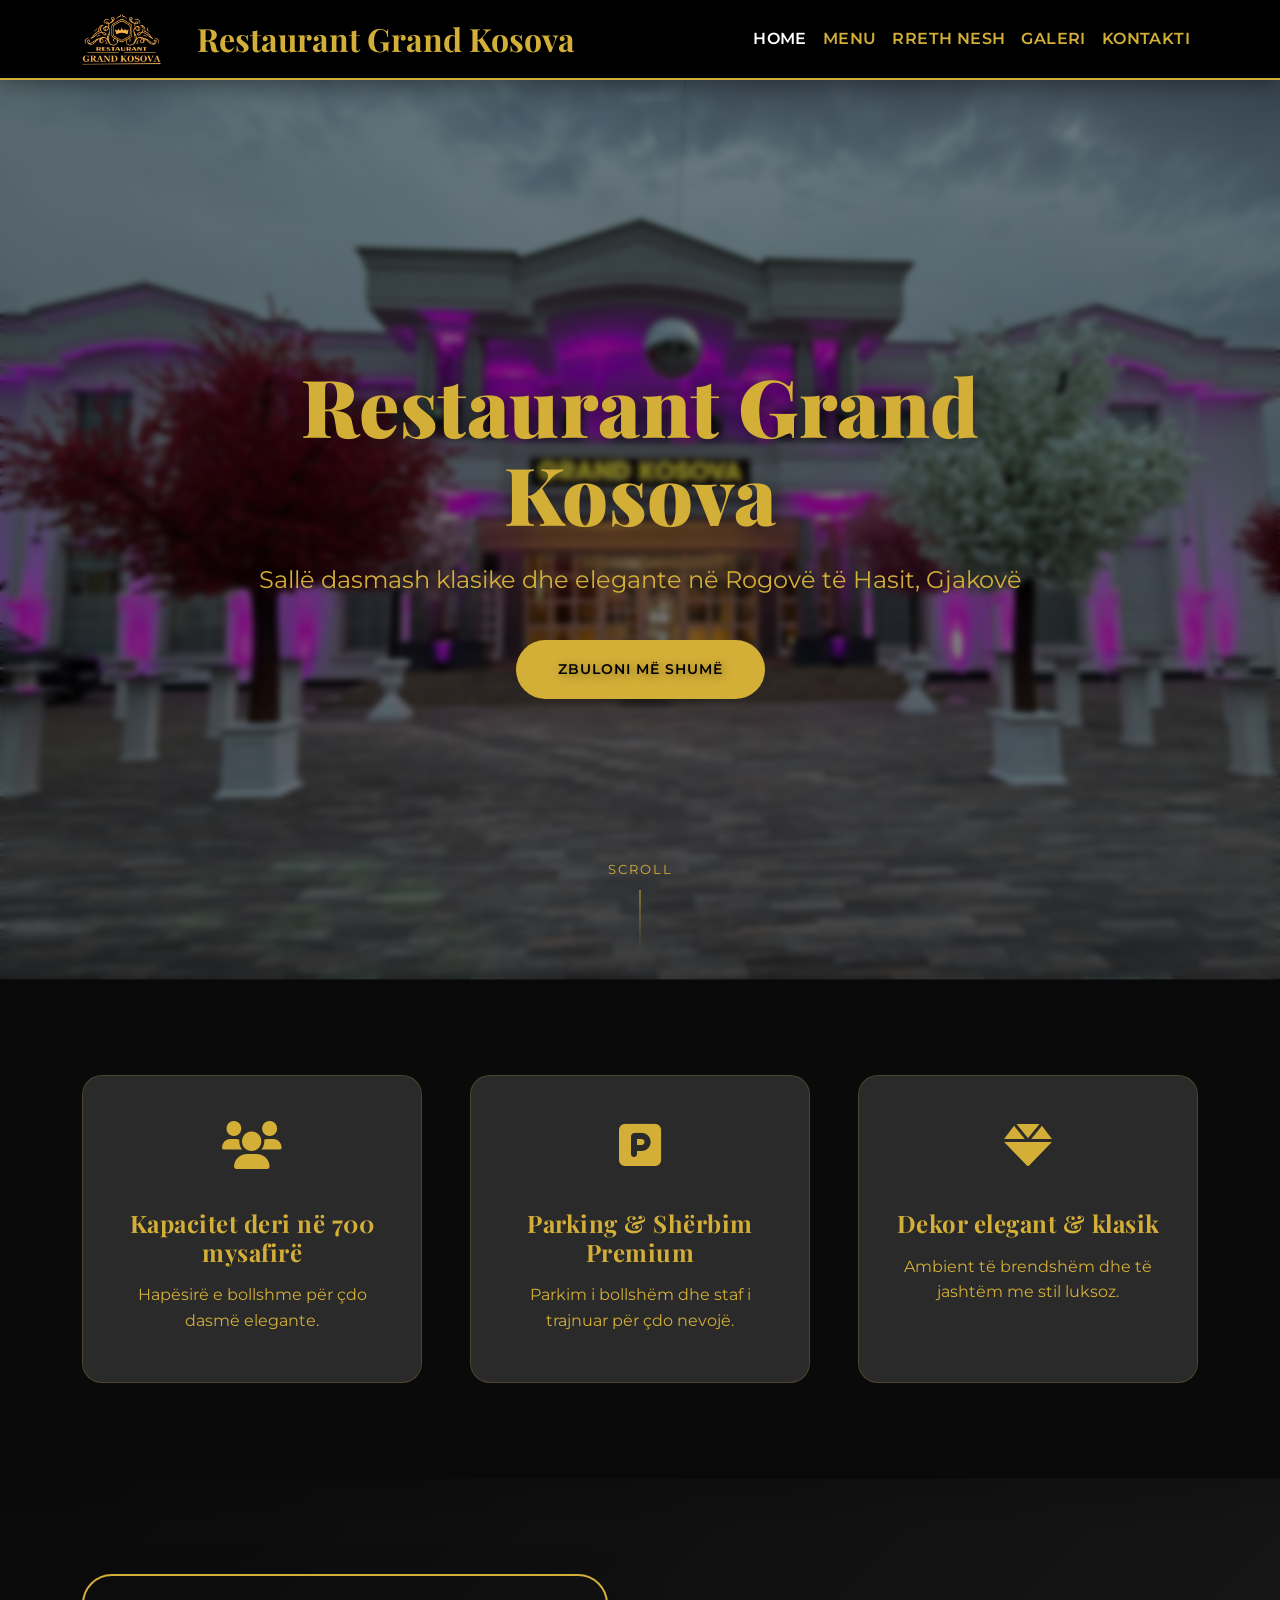
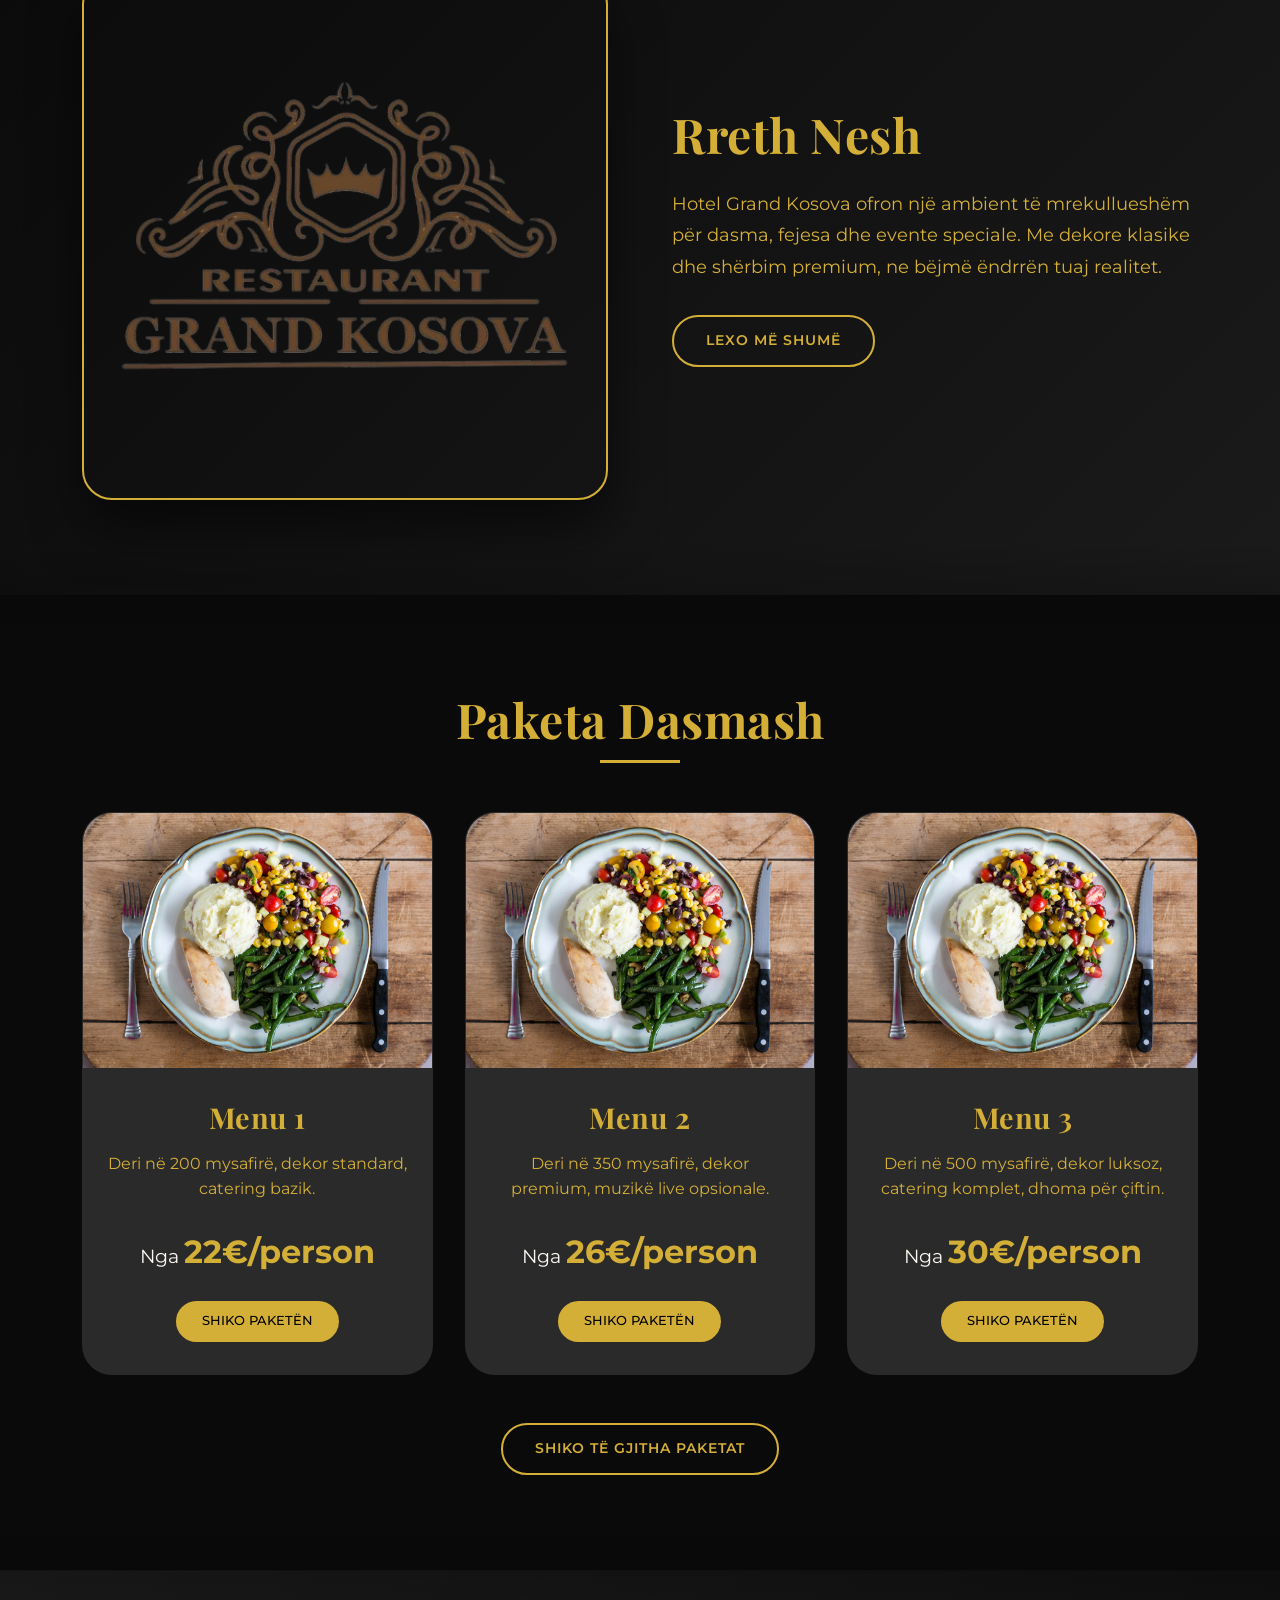
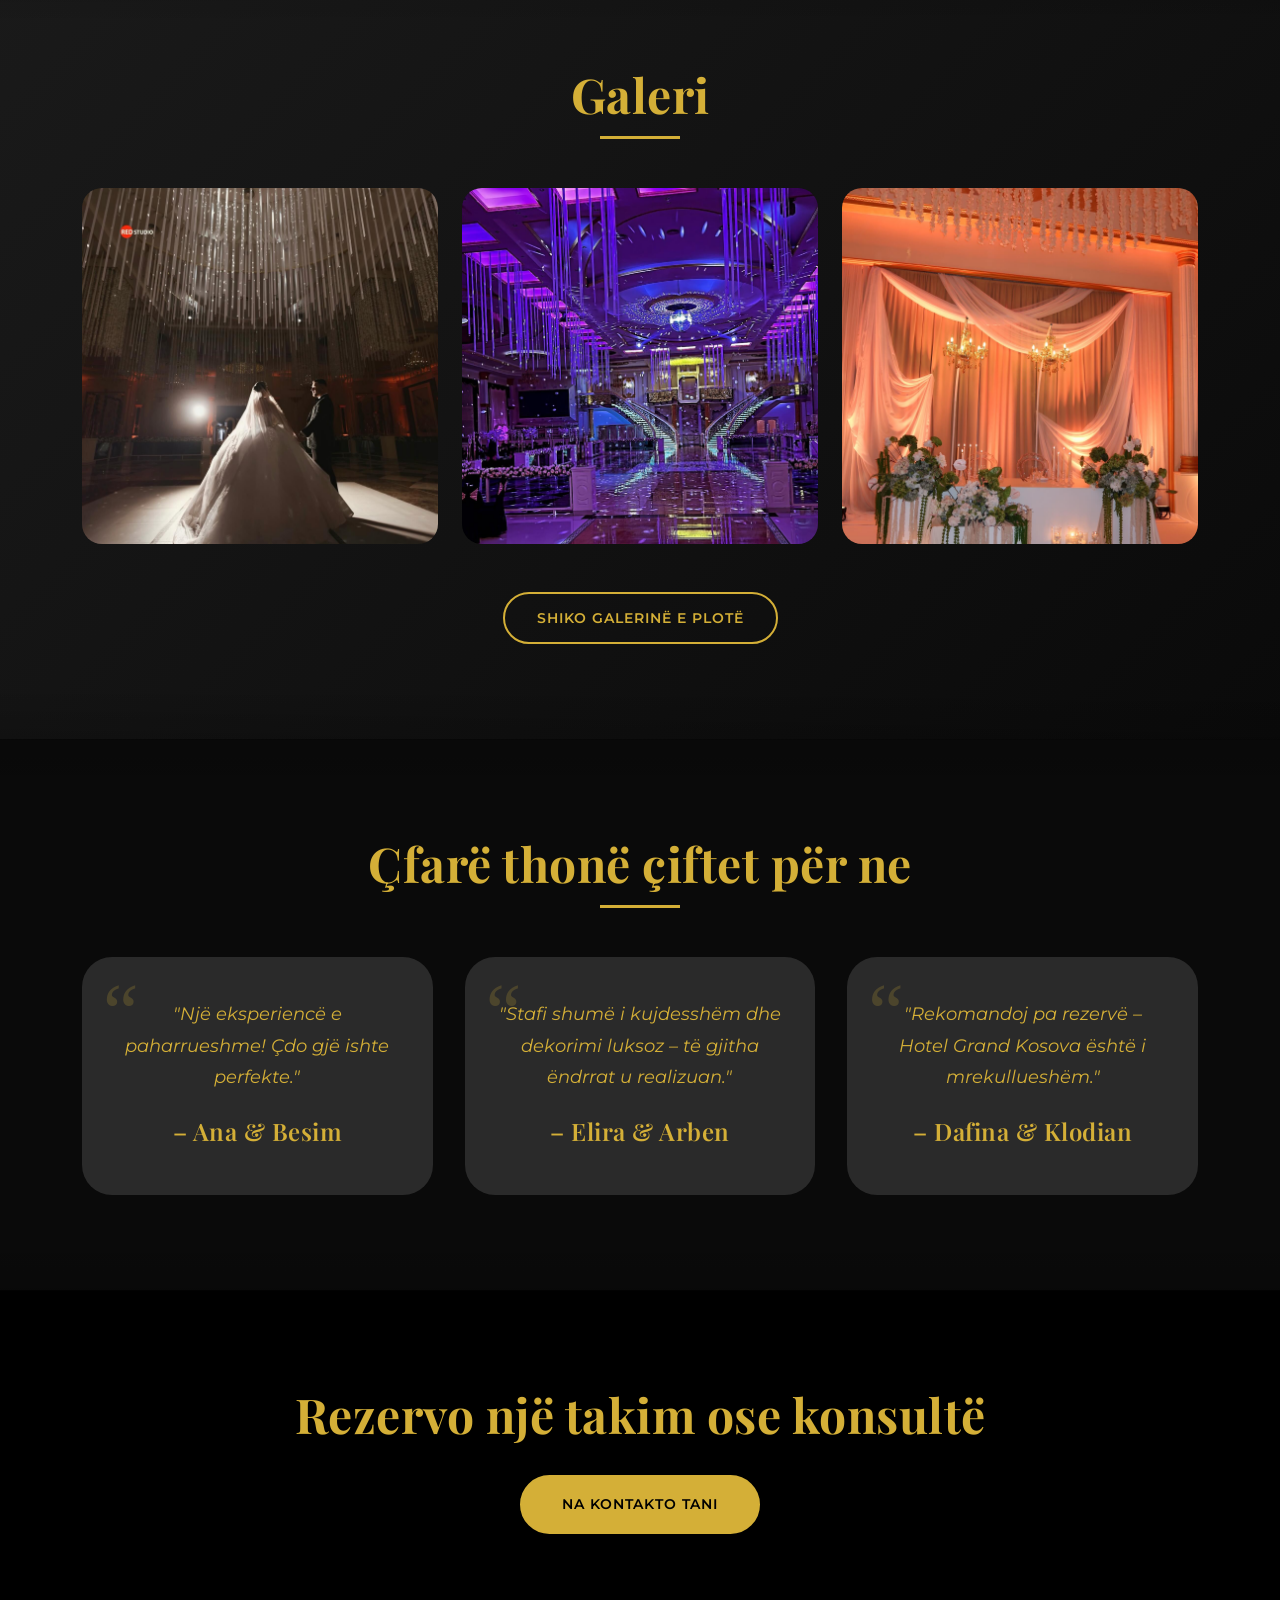
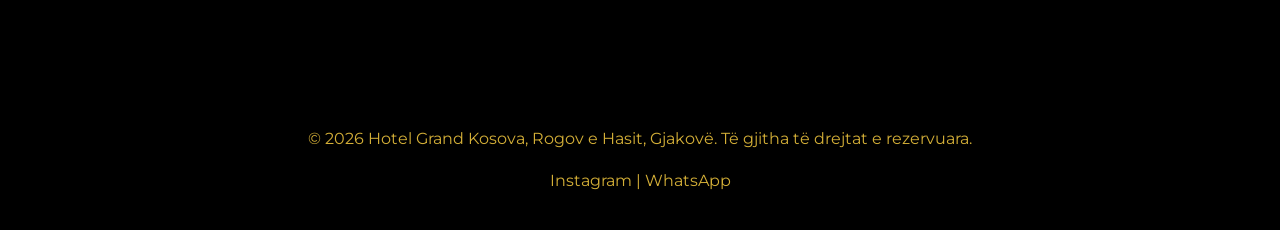
<file: index.html>
<!doctype html>
<html lang="sq">
  <head>
    <meta charset="UTF-8" />
    <meta name="viewport" content="width=device-width, initial-scale=1.0" />
    <title>Grand Kosova Restaurant | Sallë Dasmash në Rogovë të Hasit, Gjakovë</title>
    <link rel="icon" href="assets/images/logo.png" type="image/png" />

    <link
      href="https://cdn.jsdelivr.net/npm/bootstrap@5.3.2/dist/css/bootstrap.min.css"
      rel="stylesheet"
    />
    <link href="assets/css/styles.css" rel="stylesheet" />
    <link
      href="https://fonts.googleapis.com/css2?family=Playfair+Display:wght@400;700&family=Poppins:wght@400;500&display=swap"
      rel="stylesheet"
    />
    <script defer src="https://cdn.jsdelivr.net/npm/bootstrap@5.3.2/dist/js/bootstrap.bundle.min.js"></script>


  </head>
  <body>
    <nav class="navbar navbar-expand-lg navbar-dark gk-navbar ">
      <div class="container">
        <a class="navbar-brand" href="index.html">
          <img src="assets/images/logo.png" alt="Hotel Grand Kosova" />
          <h3>Restaurant Grand Kosova</h3>
        </a>
        <button
          class="navbar-toggler"
          type="button"
          data-bs-toggle="collapse"
          data-bs-target="#navbarNav"
          aria-controls="navbarNav"
          aria-expanded="false"
          aria-label="Toggle navigation"
        >
          <span class="navbar-toggler-icon"></span>
        </button>
        <div class="collapse navbar-collapse justify-content-end" id="navbarNav">
          <ul class="navbar-nav">
            <li class="nav-item"><a class="nav-link active" href="index.html">Home</a></li>
            <li class="nav-item"><a class="nav-link" href="package.html">Menu</a></li>
            <li class="nav-item"><a class="nav-link" href="about.html">Rreth Nesh</a></li>
            <li class="nav-item"><a class="nav-link" href="gallery.html">Galeri</a></li>
             <li class="nav-item"><a class="nav-link" href="contact.html">Kontakti</a></li>
          
          </ul>
        </div>
      </div>
    </nav>
    <div class="navbar-separator"></div>

    <!-- ========== HERO SECTION ========== -->
    <section class="hero">
      <div class="hero-overlay"></div>
      <div class="hero-content">
        <h1 class="hero-title">Restaurant Grand Kosova</h1>
        <p class="hero-subtitle">Sallë dasmash klasike dhe elegante në Rogovë të Hasit, Gjakovë</p>
        <a href="#highlights" class="btn-gold">Zbuloni më shumë</a>
      </div>
      <div class="hero-scroll">
        <span>Scroll</span>
        <div class="scroll-line"></div>
      </div>
    </section>

    <!-- ========== HIGHLIGHTS ========== -->
    <section id="highlights" class="highlights">
      <div class="container">
        <div class="highlights-grid">
          <div class="highlight-card" data-aos="fade-up">
            <div class="icon"><i class="fas fa-users"></i></div>
            <h3>Kapacitet deri në 700 mysafirë</h3>
            <p>Hapësirë e bollshme për çdo dasmë elegante.</p>
          </div>
          <div class="highlight-card" data-aos="fade-up" data-aos-delay="100">
            <div class="icon"><i class="fas fa-parking"></i></div>
            <h3>Parking & Shërbim Premium</h3>
            <p>Parkim i bollshëm dhe staf i trajnuar për çdo nevojë.</p>
          </div>
          <div class="highlight-card" data-aos="fade-up" data-aos-delay="200">
            <div class="icon"><i class="fas fa-gem"></i></div>
            <h3>Dekor elegant & klasik</h3>
            <p>Ambient të brendshëm dhe të jashtëm me stil luksoz.</p>
          </div>
        </div>
      </div>
    </section>

    <!-- ========== ABOUT PREVIEW ========== -->
    <section class="about-preview">
      <div class="container">
        <div class="about-grid">
          <div class="about-image" data-aos="fade-right">
            <img src="assets/images/l.png" alt="Hotel Grand Kosova" />
          </div>
          <div class="about-text" data-aos="fade-left">
            <h2>Rreth Nesh</h2>
            <p>
              Hotel Grand Kosova ofron një ambient të mrekullueshëm për dasma, fejesa dhe evente
              speciale. Me dekore klasike dhe shërbim premium, ne bëjmë ëndrrën tuaj realitet.
            </p>
            <a href="about.html" class="btn-outline-gold">Lexo më shumë</a>
          </div>
        </div>
      </div>
    </section>

    <!-- ========== PACKAGES PREVIEW ========== -->
    <section class="packages">
      <div class="container">
        <h2 class="section-title" data-aos="fade-up">Paketa Dasmash</h2>
        <div class="packages-grid">
          <div class="package-card" data-aos="fade-up">
            <div class="package-img">
              <img src="assets/images/menu.jpg" alt="Silver Package" />
            </div>
            <div class="package-content">
              <h3>Menu 1</h3>
              <p>Deri në 200 mysafirë, dekor standard, catering bazik.</p>
              <div class="price">Nga <span>22€/person</span></div>
              <a href="package.html" class="btn-gold-small">Shiko paketën</a>
            </div>
          </div>
          <div class="package-card" data-aos="fade-up" data-aos-delay="100">
            <div class="package-img">
              <img src="assets/images/menu.jpg" alt="Gold Package" />
            </div>
            <div class="package-content">
              <h3>Menu 2</h3>
              <p>Deri në 350 mysafirë, dekor premium, muzikë live opsionale.</p>
              <div class="price">Nga <span>26€/person</span></div>
              <a href="package.html" class="btn-gold-small">Shiko paketën</a>
            </div>
          </div>
          <div class="package-card" data-aos="fade-up" data-aos-delay="200">
            <div class="package-img">
              <img src="assets/images/menu.jpg" alt="Royal Package" />
            </div>
            <div class="package-content">
              <h3>Menu 3</h3>
              <p>Deri në 500 mysafirë, dekor luksoz, catering komplet, dhoma për çiftin.</p>
              <div class="price">Nga <span>30€/person</span></div>
              <a href="package.html" class="btn-gold-small">Shiko paketën</a>
            </div>
          </div>
        </div>
        <div class="text-center" data-aos="fade-up">
          <a href="package.html" class="btn-outline-gold">Shiko të gjitha paketat</a>
        </div>
      </div>
    </section>

    <!-- ========== GALLERY PREVIEW ========== -->
    <section class="gallery">
      <div class="container">
        <h2 class="section-title" data-aos="fade-up">Galeri</h2>
        <div class="gallery-grid">
          <div class="gallery-item" data-aos="fade-up">
            <img src="assets/images/index1.jpg" alt="Gallery Image 1" />
            <div class="gallery-overlay"><i class="fas fa-search"></i></div>
          </div>
          <div class="gallery-item" data-aos="fade-up" data-aos-delay="100">
            <img src="assets/images/index2.jpg" alt="Gallery Image 2" />
            <div class="gallery-overlay"><i class="fas fa-search"></i></div>
          </div>
          <div class="gallery-item" data-aos="fade-up" data-aos-delay="200">
            <img src="assets/images/index3.jpg" alt="Gallery Image 3" />
            <div class="gallery-overlay"><i class="fas fa-search"></i></div>
          </div>
        </div>
        <div class="text-center" data-aos="fade-up">
          <a href="gallery.html" class="btn-outline-gold">Shiko Galerinë e Plotë</a>
        </div>
      </div>
    </section>

    <!-- ========== TESTIMONIALS ========== -->
    <section class="testimonials">
      <div class="container">
        <h2 class="section-title" data-aos="fade-up">Çfarë thonë çiftet për ne</h2>
        <div class="testimonials-slider">
          <div class="testimonial" data-aos="fade-up">
            <p>"Një eksperiencë e paharrueshme! Çdo gjë ishte perfekte."</p>
            <h4>– Ana & Besim</h4>
          </div>
          <div class="testimonial" data-aos="fade-up" data-aos-delay="100">
            <p>"Stafi shumë i kujdesshëm dhe dekorimi luksoz – të gjitha ëndrrat u realizuan."</p>
            <h4>– Elira & Arben</h4>
          </div>
          <div class="testimonial" data-aos="fade-up" data-aos-delay="200">
            <p>"Rekomandoj pa rezervë – Hotel Grand Kosova është i mrekullueshëm."</p>
            <h4>– Dafina & Klodian</h4>
          </div>
        </div>
      </div>
    </section>

    <!-- ========== CONTACT CTA ========== -->
    <section class="contact-cta">
      <div class="container">
        <h2 data-aos="fade-up">Rezervo një takim ose konsultë</h2>
        <a href="contact.html" class="btn-gold" data-aos="fade-up" data-aos-delay="100"
          >Na Kontakto Tani</a
        >
      </div>
    </section>

    <!-- ========== CUSTOM STYLES & SCRIPTS ========== -->
    <style>
      /* ----- CSS Variables ----- */
      :root {
        --gold: #d4af37;
        --dark-gold: #b8962e;
        --black: #0a0a0a;
        --offwhite: #faf7f2;
        --gray: #2a2a2a;
        --font-heading: "Playfair Display", serif;
        --font-body: "Montserrat", sans-serif;
        --transition: all 0.4s cubic-bezier(0.165, 0.84, 0.44, 1);
      }

      /* ----- Base ----- */
      body {
        margin: 0;
        padding: 0;
        font-family: var(--font-body);
        background-color: var(--black);
        color: var(--offwhite);
        overflow-x: hidden;
        color: #000 !important;
      }

      h1,
      h2,
      h3,
      h4,
      h5,
      h6 {
        font-family: var(--font-heading);
        font-weight: 700;
        letter-spacing: 0.5px;
      }

      a {
        text-decoration: none;
      }

      .section-title {
        font-size: 3rem;
        text-align: center;
        margin-bottom: 4rem;
        color: var(--gold);
        position: relative;
      }
      .section-title::after {
        content: "";
        position: absolute;
        bottom: -15px;
        left: 50%;
        transform: translateX(-50%);
        width: 80px;
        height: 3px;
        background: var(--gold);
      }

      /* ----- Buttons ----- */
      .btn-gold {
        display: inline-block;
        background: var(--gold);
        color: var(--black);
        padding: 1rem 2.5rem;
        border-radius: 50px;
        font-weight: 600;
        letter-spacing: 1px;
        transition: var(--transition);
        border: 2px solid var(--gold);
        text-transform: uppercase;
        font-size: 0.9rem;
      }
      .btn-gold:hover {
        background: transparent;
        color: var(--gold);
      }

      .btn-outline-gold {
        display: inline-block;
        background: transparent;
        color: var(--gold);
        padding: 0.8rem 2rem;
        border-radius: 50px;
        font-weight: 600;
        letter-spacing: 1px;
        transition: var(--transition);
        border: 2px solid var(--gold);
        text-transform: uppercase;
        font-size: 0.9rem;
      }
      .btn-outline-gold:hover {
        background: var(--gold);
        color: var(--black);
      }

      .btn-gold-small {
        display: inline-block;
        background: var(--gold);
        color: var(--black);
        padding: 0.5rem 1.5rem;
        border-radius: 30px;
        font-weight: 500;
        font-size: 0.8rem;
        transition: var(--transition);
        border: 2px solid var(--gold);
        text-transform: uppercase;
      }
      .btn-gold-small:hover {
        background: transparent;
        color: var(--gold);
      }

      /* Keep menu card CTA text readable on gold background */
      .btn-gold-small {
        color: #000 !important;
      }

      /* ----- HERO SECTION ----- */
      .hero {
        height: 100vh;
        position: relative;
        background: url("assets/images/grand.jpg") no-repeat center center/cover;
        display: flex;
        align-items: center;
        justify-content: center;
        text-align: center;
      }
      .hero-overlay {
        position: absolute;
        top: 0;
        left: 0;
        width: 100%;
        height: 100%;
        background: rgba(0, 0, 0, 0.5);
        backdrop-filter: blur(3px);
      }
      .hero-content {
        position: relative;
        z-index: 2;
        max-width: 900px;
        padding: 0 1rem;
      }
      .hero-title {
        font-size: 5rem;
        font-weight: 900;
        color: var(--gold);
        text-shadow: 2px 2px 20px rgba(0, 0, 0, 0.5);
        animation: fadeInDown 1s ease;
        line-height: 1.1;
      }
      .hero-subtitle {
        font-size: 1.5rem;
        color: var(--offwhite);
        margin: 1.5rem 0 2.5rem;
        animation: fadeInUp 1s ease 0.2s both;
      }
      .hero-scroll {
        position: absolute;
        bottom: 30px;
        left: 50%;
        transform: translateX(-50%);
        z-index: 3;
        color: var(--gold);
        display: flex;
        flex-direction: column;
        align-items: center;
        gap: 10px;
      }
      .hero-scroll span {
        font-size: 0.8rem;
        letter-spacing: 2px;
        text-transform: uppercase;
      }
      .scroll-line {
        width: 1px;
        height: 60px;
        background: linear-gradient(to bottom, var(--gold), transparent);
        animation: scrollDown 2s infinite;
      }
      @keyframes scrollDown {
        0% {
          transform: scaleY(0.3);
          opacity: 0;
        }
        50% {
          transform: scaleY(1);
          opacity: 1;
        }
        100% {
          transform: scaleY(0.3);
          opacity: 0;
        }
      }
      @keyframes fadeInDown {
        from {
          opacity: 0;
          transform: translateY(-50px);
        }
        to {
          opacity: 1;
          transform: translateY(0);
        }
      }
      @keyframes fadeInUp {
        from {
          opacity: 0;
          transform: translateY(50px);
        }
        to {
          opacity: 1;
          transform: translateY(0);
        }
      }

      /* ----- HIGHLIGHTS ----- */
      .highlights {
        padding: 6rem 0;
        background: var(--black);
      }
      .highlights-grid {
        display: grid;
        grid-template-columns: repeat(auto-fit, minmax(280px, 1fr));
        gap: 3rem;
        text-align: center;
      }
      .highlight-card {
        padding: 2rem;
        background: var(--gray);
        border-radius: 20px;
        transition: var(--transition);
        border: 1px solid rgba(212, 175, 55, 0.2);
      }
      .highlight-card:hover {
        transform: translateY(-10px);
        border-color: var(--gold);
        box-shadow: 0 20px 40px rgba(230, 180, 16, 0.1);
      }
      .highlight-card .icon {
        font-size: 3rem;
        color: var(--gold);
        margin-bottom: 1.5rem;
      }
      .highlight-card h3 {
        font-size: 1.5rem;
        margin-bottom: 1rem;
        color: var(--gold);
      }
      .highlight-card p {
        color: #ccc;
        line-height: 1.6;
      }

      /* ----- ABOUT PREVIEW ----- */
      .about-preview {
        padding: 6rem 0;
        background: linear-gradient(135deg, var(--black) 0%, #1a1a1a 100%);
      }
      .about-grid {
        display: grid;
        grid-template-columns: 1fr 1fr;
        gap: 4rem;
        align-items: center;
      }

      @media (max-width: 768px) {
        /* Mobile: show text first, image below */
        .about-grid {
          display: flex;
          flex-direction: column-reverse;
          gap: 2rem;
        }
      }
      .about-image {
        overflow: hidden;
        border-radius: 30px;
        box-shadow: 0 30px 50px rgba(0, 0, 0, 0.5);
        border: 2px solid var(--gold);
      }
      .about-image img {
        width: 100%;
        height: auto;
        display: block;
        transition: var(--transition);
      }
      .about-image:hover img {
        transform: scale(1.05);
      }
      .about-text h2 {
        font-size: 3rem;
        margin-bottom: 1.5rem;
        color: var(--gold);
      }
      .about-text p {
        font-size: 1.1rem;
        line-height: 1.8;
        color: #ddd;
        margin-bottom: 2rem;
      }

      /* ----- PACKAGES ----- */
      .packages {
        padding: 6rem 0;
        background: var(--black);
      }
      .packages-grid {
        display: grid;
        grid-template-columns: repeat(auto-fit, minmax(300px, 1fr));
        gap: 2rem;
        margin-bottom: 3rem;
      }
      .package-card {
        background: var(--gray);
        border-radius: 30px;
        overflow: hidden;
        transition: var(--transition);
        border: 1px solid transparent;
      }
      .package-card:hover {
        border-color: var(--gold);
        transform: scale(1.02);
        box-shadow: 0 30px 50px rgba(212, 175, 55, 0.2);
      }
      .package-img {
        height: 255px;
        overflow: hidden;
      }
      .package-img img {
        width: 100%;
        height: 100%;
        object-fit: cover;
        transition: var(--transition);
      }
      .package-card:hover .package-img img {
        transform: scale(1.1);
      }
      .package-content {
        padding: 2rem 1.5rem;
        text-align: center;
      }
      .package-content h3 {
        font-size: 1.8rem;
        color: var(--gold);
        margin-bottom: 1rem;
      }
      .package-content p {
        color: #bbb;
        line-height: 1.6;
        margin-bottom: 1.5rem;
      }
      .price {
        font-size: 1.2rem;
        margin-bottom: 1.5rem;
        color: var(--offwhite);
      }
      .price span {
        font-size: 2rem;
        font-weight: 700;
        color: var(--gold);
      }

      /* ----- GALLERY ----- */
      .gallery {
        padding: 6rem 0;
        background: linear-gradient(135deg, #1a1a1a 0%, var(--black) 100%);
      }
      .gallery-grid {
        display: grid;
        grid-template-columns: repeat(auto-fit, minmax(300px, 1fr));
        gap: 1.5rem;
        margin-bottom: 3rem;
      }
      .gallery-item {
        position: relative;
        overflow: hidden;
        border-radius: 20px;
        aspect-ratio: 1/1;
      }
      .gallery-item img {
        width: 100%;
        height: 100%;
        object-fit: cover;
        transition: var(--transition);
      }
      .gallery-overlay {
        position: absolute;
        top: 0;
        left: 0;
        width: 100%;
        height: 100%;
        background: rgba(0, 0, 0, 0.6);
        display: flex;
        align-items: center;
        justify-content: center;
        opacity: 0;
        transition: var(--transition);
      }
      .gallery-overlay i {
        color: var(--gold);
        font-size: 2rem;
      }
      .gallery-item:hover img {
        transform: scale(1.1);
      }
      .gallery-item:hover .gallery-overlay {
        opacity: 1;
      }

      /* ----- TESTIMONIALS ----- */
      .testimonials {
        padding: 6rem 0;
        background: var(--black);
      }
      .testimonials-slider {
        display: grid;
        grid-template-columns: repeat(auto-fit, minmax(280px, 1fr));
        gap: 2rem;
        max-width: 1200px;
        margin: 0 auto;
      }
      .testimonial {
        background: var(--gray);
        padding: 2.5rem 2rem;
        border-radius: 30px;
        text-align: center;
        transition: var(--transition);
        border: 1px solid transparent;
        position: relative;
      }
      .testimonial::before {
        content: "“";
        font-size: 5rem;
        color: var(--gold);
        opacity: 0.2;
        position: absolute;
        top: -10px;
        left: 20px;
        font-family: serif;
      }
      .testimonial:hover {
        border-color: var(--gold);
        transform: translateY(-10px);
      }
      .testimonial p {
        font-size: 1.1rem;
        line-height: 1.8;
        color: #ddd;
        margin-bottom: 1.5rem;
        font-style: italic;
      }
      .testimonial h4 {
        color: var(--gold);
        font-weight: 600;
      }

      /* ----- CONTACT CTA ----- */
      .contact-cta {
        padding: 6rem 0;
        background: linear-gradient(rgba(0, 0, 0, 0.8), rgba(0, 0, 0, 0.8)),
          url("assets/images/grand.jpg") center/cover fixed;
        text-align: center;
      }
      .contact-cta h2 {
        font-size: 3rem;
        color: var(--gold);
        margin-bottom: 2rem;
      }
      body {
        background-color: #000 !important;
        color: #d4af37 !important;
      }

      h1,
      h2,
      h3,
      h4,
      h5,
      h6,
      p,
      a,
      span,
      label {
        color: #d4af37 !important;
      }

      .bg-light {
        background-color: #000 !important;
      }

      .card {
        background-color: #000 !important;
        border: 1px solid #d4af37 !important;
      }

      .form-control,
      .form-select {
        background: #111 !important;
        color: #d4af37 !important;
        border: 1px solid #d4af37 !important;
      }

      .form-control::placeholder {
        color: #d4af37 !important;
      }

      .btn-gold {
        background-color: #d4af37 !important;
        color: #000 !important;
      }

      .btn-gold:hover {
        background-color: #b8962e !important;
        color: #000 !important;
      }

      @media (max-width: 768px) {
        .package-img {
          height: 290px;
        }

        section.bg-light .row {
          flex-direction: column;
        }

        section.bg-light img {
          width: 100%;
          height: auto;
        }

        section.bg-light h2 {
          font-size: 2rem;
        }

        section.bg-light p.lead {
          font-size: 1rem;
        }
      }

      
    </style>

    <!-- Font Awesome & Google Fonts -->
    <link
      rel="stylesheet"
      href="https://cdnjs.cloudflare.com/ajax/libs/font-awesome/6.0.0-beta3/css/all.min.css"
    />
    <link
      href="https://fonts.googleapis.com/css2?family=Playfair+Display:wght@400;700;900&family=Montserrat:wght@300;400;600;700&display=swap"
      rel="stylesheet"
    />

    <!-- AOS (Animate on Scroll) -->
    <link href="https://unpkg.com/aos@2.3.1/dist/aos.css" rel="stylesheet" />
    <script src="https://unpkg.com/aos@2.3.1/dist/aos.js"></script>
    <script>
      document.addEventListener("DOMContentLoaded", function () {
        if (window.AOS) {
          AOS.init({
            duration: 1000,
            once: true,
            offset: 100,
          });
        }
      });
    </script>

    <footer class="bg-light text-dark pt-5 mt-5">
      <div class="container text-center">
        <p>
          © <span id="footerYear"></span> Hotel Grand Kosova, Rogov e Hasit, Gjakovë. Të gjitha të
          drejtat e rezervuara.
        </p>
        <p>
          <a href="https://www.instagram.com/grandkosova" target="_blank" rel="noreferrer"
            >Instagram</a
          >
          |
          <a href="https://api.whatsapp.com/send?phone=38349619090" target="_blank" rel="noreferrer">WhatsApp</a>
        </p>
      </div>
    </footer>
    <script>
      const footerYear = document.getElementById("footerYear");
      if (footerYear) footerYear.textContent = String(new Date().getFullYear());
    </script>
  </body>
</html>
</file>
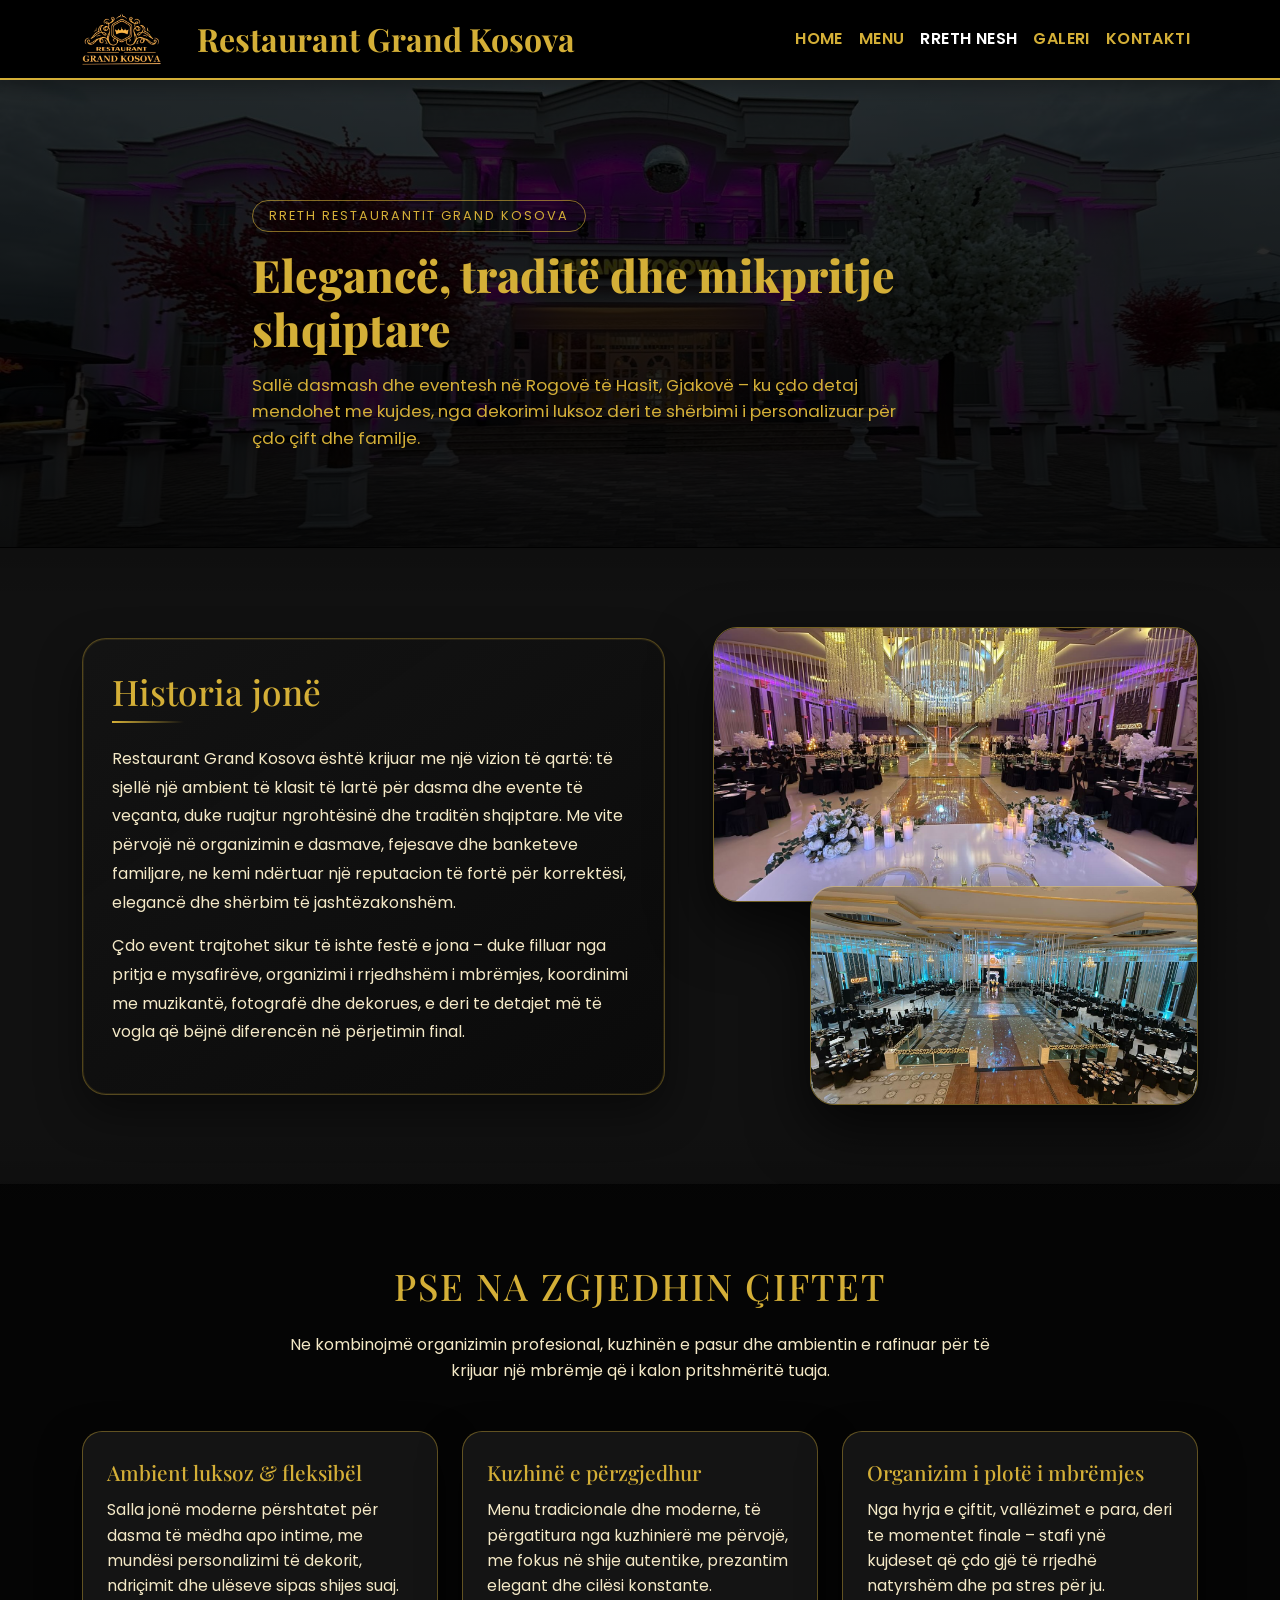
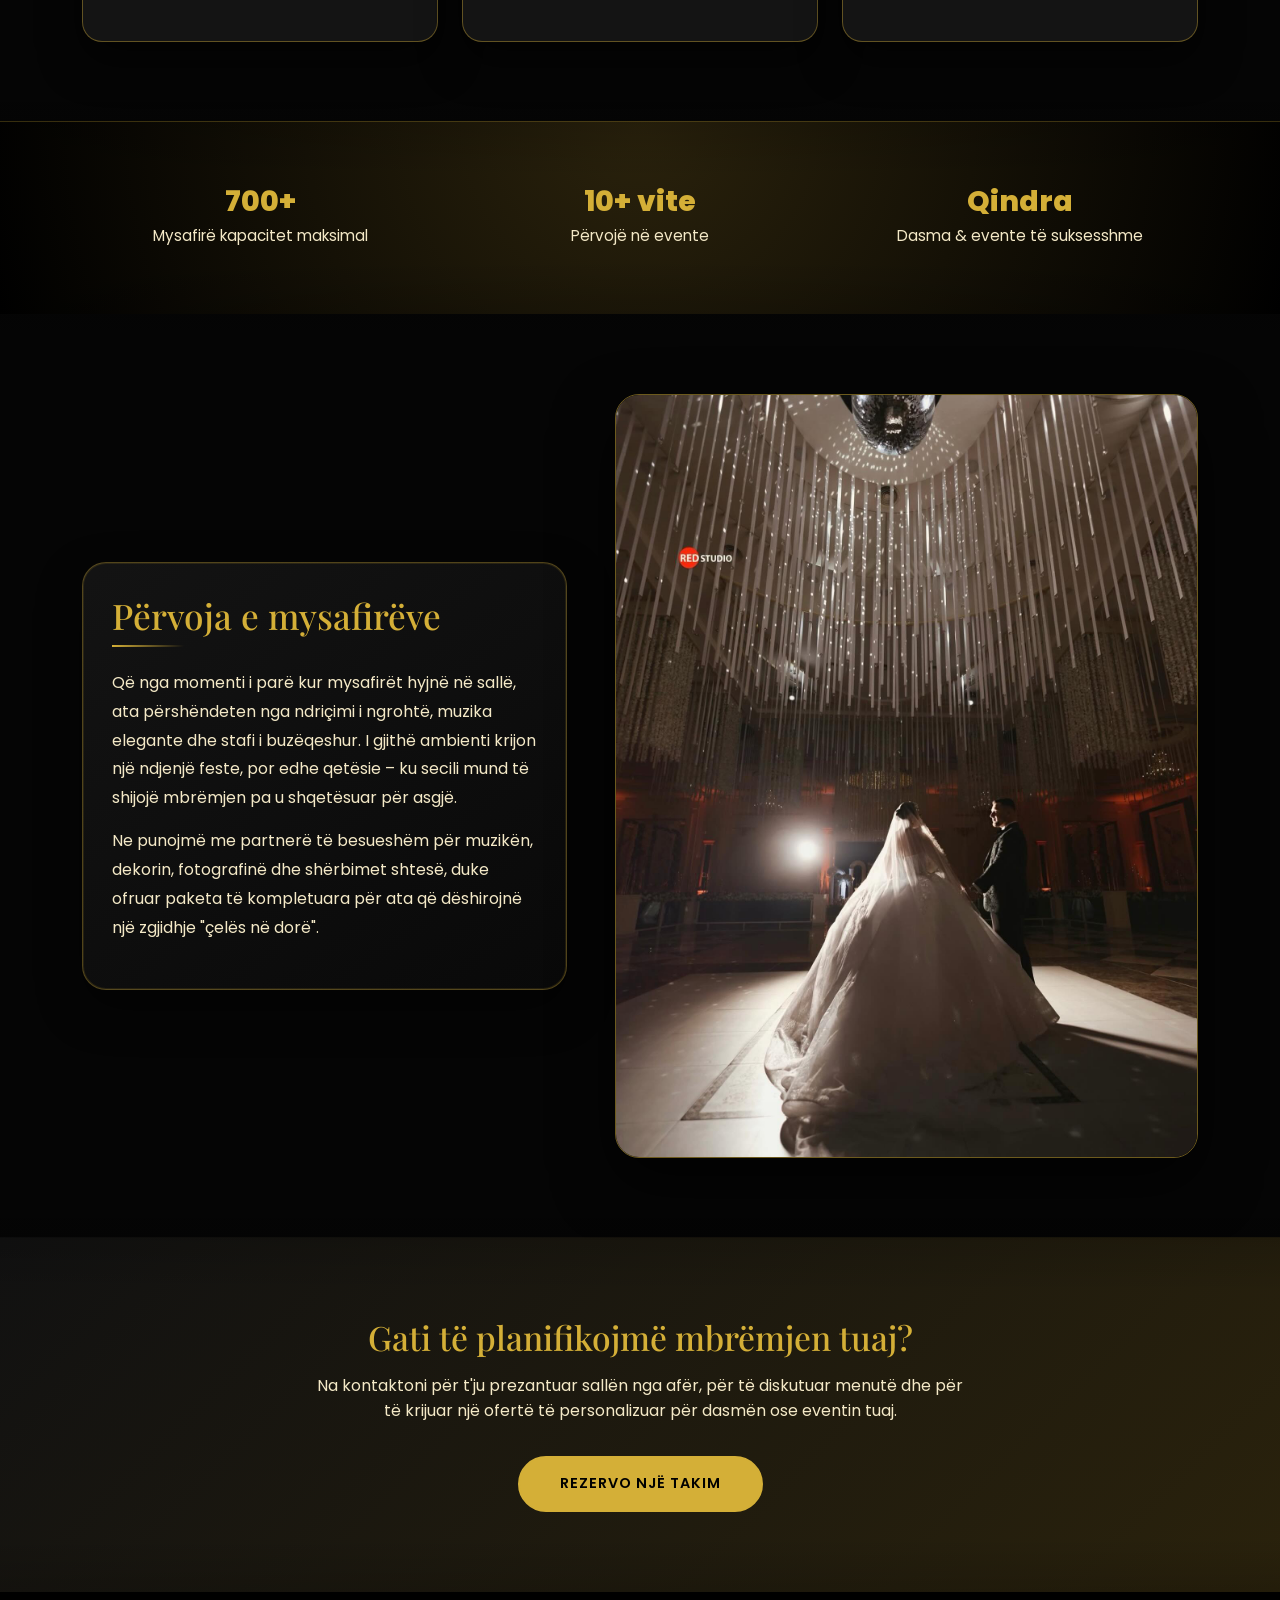
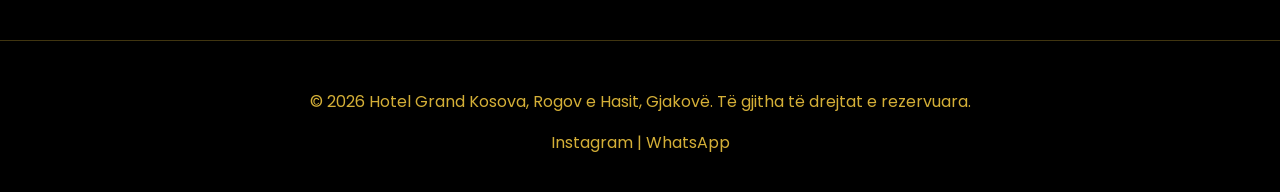
<file: about.html>
<!doctype html>
<html lang="sq">
  <head>
    <meta charset="UTF-8" />
    <meta name="viewport" content="width=device-width, initial-scale=1.0" />
    <title>Grand Kosova Restaurant | Rreth Nesh</title>
    <link rel="icon" href="assets/images/logo.png" type="image/png" />

    <link
      href="https://cdn.jsdelivr.net/npm/bootstrap@5.3.2/dist/css/bootstrap.min.css"
      rel="stylesheet"
    />
    <link href="assets/css/styles.css" rel="stylesheet" />
    <link
      href="https://fonts.googleapis.com/css2?family=Playfair+Display:wght@400;700&family=Poppins:wght@400;500&display=swap"
      rel="stylesheet"
    />
    <script defer src="https://cdn.jsdelivr.net/npm/bootstrap@5.3.2/dist/js/bootstrap.bundle.min.js"></script>
    <link href="https://unpkg.com/aos@2.3.1/dist/aos.css" rel="stylesheet" />
    <script defer src="https://unpkg.com/aos@2.3.1/dist/aos.js"></script>


  </head>
  <body>
    <nav class="navbar navbar-expand-lg navbar-dark gk-navbar">
      <div class="container">
        <a class="navbar-brand" href="index.html">
          <img src="assets/images/logo.png" alt="Hotel Grand Kosova" />
          <h3>Restaurant Grand Kosova</h3>
        </a>
        <button
          class="navbar-toggler"
          type="button"
          data-bs-toggle="collapse"
          data-bs-target="#navbarNav"
          aria-controls="navbarNav"
          aria-expanded="false"
          aria-label="Toggle navigation"
        >
          <span class="navbar-toggler-icon"></span>
        </button>
        <div class="collapse navbar-collapse justify-content-end" id="navbarNav">
          <ul class="navbar-nav">
            <li class="nav-item"><a class="nav-link" href="index.html">Home</a></li>
            <li class="nav-item"><a class="nav-link" href="package.html">Menu</a></li>
            <li class="nav-item"><a class="nav-link active" href="about.html">Rreth Nesh</a></li>
            <li class="nav-item"><a class="nav-link" href="gallery.html">Galeri</a></li>
            <li class="nav-item"><a class="nav-link" href="contact.html">Kontakti</a></li>
          </ul>
        </div>
      </div>
    </nav>
    <div class="navbar-separator"></div>

    <!-- ========== ABOUT HERO ========== -->
    <section class="about-hero">
      <div class="about-hero-overlay"></div>
      <div class="container about-hero-content">
        <p class="badge-text">Rreth Restaurantit Grand Kosova</p>
        <h1>Elegancë, traditë dhe mikpritje shqiptare</h1>
        <p class="subtitle">
          Sallë dasmash dhe eventesh në Rogovë të Hasit, Gjakovë – ku çdo detaj mendohet me kujdes,
          nga dekorimi luksoz deri te shërbimi i personalizuar për çdo çift dhe familje.
        </p>
      </div>
    </section>

    <!-- ========== ABOUT STORY ========== -->
    <section class="about-section">
      <div class="container">
        <div class="about-grid">
          <div class="about-text story-box" data-aos="fade-right">
            <h2>Historia jonë</h2>
            <p>
              Restaurant Grand Kosova është krijuar me një vizion të qartë: të sjellë një ambient të
              klasit të lartë për dasma dhe evente të veçanta, duke ruajtur ngrohtësinë dhe traditën
              shqiptare. Me vite përvojë në organizimin e dasmave, fejesave dhe banketeve familjare,
              ne kemi ndërtuar një reputacion të fortë për korrektësi, elegancë dhe shërbim të
              jashtëzakonshëm.
            </p>
            <p>
              Çdo event trajtohet sikur të ishte festë e jona – duke filluar nga pritja e mysafirëve,
              organizimi i rrjedhshëm i mbrëmjes, koordinimi me muzikantë, fotografë dhe dekorues,
              e deri te detajet më të vogla që bëjnë diferencën në përjetimin final.
            </p>
          </div>
          <div class="about-images" data-aos="fade-left">
            <div class="about-main-image">
              <img src="assets/images/ballroom0.jpg" alt="Salla e dasmave Grand Kosova" />
            </div>
            <div class="about-secondary-image">
              <img src="assets/images/ballroom.jpg" alt="Dekor elegant në Grand Kosova" />
            </div>
          </div>
        </div>
      </div>
    </section>

    <!-- ========== WHY US ========== -->
    <section class="about-section about-why">
      <div class="container">
        <h2 class="section-title text-center mb-4">Pse na zgjedhin çiftet</h2>
        <p class="section-intro text-center mb-5">
          Ne kombinojmë organizimin profesional, kuzhinën e pasur dhe ambientin e rafinuar për të
          krijuar një mbrëmje që i kalon pritshmëritë tuaja.
        </p>
        <div class="row g-4">
          <div class="col-md-4">
            <div class="value-card" data-aos="fade-up">
              <h3>Ambient luksoz & fleksibël</h3>
              <p>
                Salla jonë moderne përshtatet për dasma të mëdha apo intime, me mundësi personalizimi
                të dekorit, ndriçimit dhe ulëseve sipas shijes suaj.
              </p>
            </div>
          </div>
          <div class="col-md-4">
            <div class="value-card" data-aos="fade-up" data-aos-delay="100">
              <h3>Kuzhinë e përzgjedhur</h3>
              <p>
                Menu tradicionale dhe moderne, të përgatitura nga kuzhinierë me përvojë, me fokus në
                shije autentike, prezantim elegant dhe cilësi konstante.
              </p>
            </div>
          </div>
          <div class="col-md-4">
            <div class="value-card" data-aos="fade-up" data-aos-delay="200">
              <h3>Organizim i plotë i mbrëmjes</h3>
              <p>
                Nga hyrja e çiftit, vallëzimet e para, deri te momentet finale – stafi ynë kujdeset
                që çdo gjë të rrjedhë natyrshëm dhe pa stres për ju.
              </p>
            </div>
          </div>
        </div>
      </div>
    </section>

    <!-- ========== STATS STRIP ========== -->
    <section class="about-stats">
      <div class="container">
        <div class="row text-center g-4">
          <div class="col-md-4">
            <div class="stat-item">
              <span class="stat-number">700+</span>
              <span class="stat-label">Mysafirë kapacitet maksimal</span>
            </div>
          </div>
          <div class="col-md-4">
            <div class="stat-item">
              <span class="stat-number">10+ vite</span>
              <span class="stat-label">Përvojë në evente</span>
            </div>
          </div>
          <div class="col-md-4">
            <div class="stat-item">
              <span class="stat-number">Qindra</span>
              <span class="stat-label">Dasma & evente të suksesshme</span>
            </div>
          </div>
        </div>
      </div>
    </section>

    <!-- ========== EXPERIENCE ========== -->
    <section class="about-section about-experience">
      <div class="container">
        <div class="about-grid reverse">
          <div class="about-text story-box" data-aos="fade-right">
            <h2>Përvoja e mysafirëve</h2>
            <p>
              Që nga momenti i parë kur mysafirët hyjnë në sallë, ata përshëndeten nga ndriçimi i
              ngrohtë, muzika elegante dhe stafi i buzëqeshur. I gjithë ambienti krijon një ndjenjë
              feste, por edhe qetësie – ku secili mund të shijojë mbrëmjen pa u shqetësuar për asgjë.
            </p>
            <p>
              Ne punojmë me partnerë të besueshëm për muzikën, dekorin, fotografinë dhe shërbimet
              shtesë, duke ofruar paketa të kompletuara për ata që dëshirojnë një zgjidhje "çelës në
              dorë".
            </p>
          </div>
          <div class="about-images" data-aos="fade-left">
            <div class="about-main-image tall">
              <img src="assets/images/index1.jpg" alt="Atmosferë në mbrëmje dasme" />
            </div>
          </div>
        </div>
      </div>
    </section>

    <!-- ========== CTA ========== -->
    <section class="about-cta">
      <div class="container text-center">
        <h2>Gati të planifikojmë mbrëmjen tuaj?</h2>
        <p>
          Na kontaktoni për t'ju prezantuar sallën nga afër, për të diskutuar menutë dhe për të
          krijuar një ofertë të personalizuar për dasmën ose eventin tuaj.
        </p>
        <a href="contact.html" class="btn-gold reserve-btn">Rezervo një takim</a>
      </div>
    </section>
    <style>
      body {
        background-color: #000 !important;
        color: #d4af37 !important;
      }

      h1,
      h2,
      h3,
      h4,
      h5,
      h6,
      p,
      a,
      span,
      label {
        color: #d4af37 !important;
      }

      .btn-gold {
        display: inline-block;
        background-color: #d4af37 !important;
        color: #000 !important;
        padding: 0.9rem 2.5rem;
        border-radius: 50px;
        border: 2px solid #d4af37;
        font-weight: 600;
        letter-spacing: 1px;
        text-transform: uppercase;
        font-size: 0.9rem;
        transition: all 0.3s ease;
      }

      .btn-gold:hover {
        background-color: transparent !important;
        color: #d4af37 !important;
      }

      .reserve-btn {
        display: block;
        width: fit-content;
        margin: 0 auto;
        text-decoration: none !important;
      }

      .reserve-btn:hover,
      .reserve-btn:focus {
        text-decoration: none !important;
      }

      /* ABOUT HERO */
      .about-hero {
        position: relative;
        padding: 120px 0 80px;
        background: url("assets/images/grand.jpg") center/cover no-repeat;
      }

      .about-hero-overlay {
        position: absolute;
        inset: 0;
        background: linear-gradient(
          to bottom,
          rgba(0, 0, 0, 0.8),
          rgba(0, 0, 0, 0.9)
        );
      }

      .about-hero-content {
        position: relative;
        z-index: 2;
        max-width: 800px;
      }

      .about-hero .badge-text {
        display: inline-block;
        padding: 0.3rem 1rem;
        border-radius: 999px;
        border: 1px solid rgba(212, 175, 55, 0.6);
        font-size: 0.8rem;
        letter-spacing: 2px;
        text-transform: uppercase;
        margin-bottom: 1rem;
      }

      .about-hero h1 {
        font-size: 2.8rem;
        font-weight: 800;
        margin-bottom: 1rem;
      }

      .about-hero .subtitle {
        font-size: 1.05rem;
        max-width: 650px;
      }

      /* GENERIC ABOUT SECTIONS */
      .about-section {
        padding: 80px 0;
        background: #050505;
      }

      .about-section:nth-of-type(even) {
        background: #111;
      }

      .about-grid {
        display: grid;
        grid-template-columns: minmax(0, 1.2fr) minmax(0, 1fr);
        gap: 3rem;
        align-items: center;
      }

      .about-grid.reverse {
        grid-template-columns: minmax(0, 1fr) minmax(0, 1.2fr);
      }

      .about-text h2 {
        font-size: 2.2rem;
        margin-bottom: 1.2rem;
      }

      .about-text p {
        font-size: 1rem;
        line-height: 1.8;
        color: #f4e9c7 !important;
        margin-bottom: 0.9rem;
      }

      .story-box {
        background: linear-gradient(145deg, rgba(20, 20, 20, 0.96), rgba(10, 10, 10, 0.9));
        border: 1px solid rgba(212, 175, 55, 0.35);
        border-radius: 24px;
        padding: 2rem 1.8rem;
        box-shadow: 0 18px 45px rgba(0, 0, 0, 0.45), 0 0 0 1px rgba(212, 175, 55, 0.12) inset;
      }

      .story-box h2 {
        position: relative;
        margin-bottom: 1.4rem;
        padding-bottom: 0.6rem;
      }

      .story-box h2::after {
        content: "";
        position: absolute;
        left: 0;
        bottom: 0;
        width: 72px;
        height: 2px;
        background: linear-gradient(90deg, #d4af37, rgba(212, 175, 55, 0));
      }

      .about-images {
        display: grid;
        gap: 1.5rem;
      }

      .about-main-image,
      .about-secondary-image {
        position: relative;
        border-radius: 24px;
        overflow: hidden;
        border: 1px solid rgba(212, 175, 55, 0.5);
        box-shadow: 0 24px 60px rgba(0, 0, 0, 0.7);
      }

      .about-main-image img,
      .about-secondary-image img {
        width: 100%;
        height: 100%;
        object-fit: cover;
        display: block;
        transition: transform 0.6s ease;
      }

      .about-main-image:hover img,
      .about-secondary-image:hover img {
        transform: scale(1.05);
      }

      .about-secondary-image {
        max-width: 80%;
        margin-left: auto;
        margin-top: -40px;
      }

      .about-main-image.tall {
        min-height: 320px;
      }

      .section-title {
        font-size: 2.3rem;
        text-transform: uppercase;
        letter-spacing: 2px;
      }

      .section-intro {
        max-width: 720px;
        margin-left: auto;
        margin-right: auto;
        color: #f4e9c7 !important;
      }

      /* VALUE CARDS */
      .value-card {
        background: #141414;
        border-radius: 20px;
        padding: 1.7rem 1.5rem;
        border: 1px solid rgba(212, 175, 55, 0.4);
        box-shadow: 0 18px 40px rgba(0, 0, 0, 0.6);
        height: 100%;
        transition: transform 0.3s ease, box-shadow 0.3s ease, border-color 0.3s ease;
      }

      .value-card h3 {
        font-size: 1.3rem;
        margin-bottom: 0.8rem;
      }

      .value-card p {
        font-size: 0.98rem;
        color: #f4e9c7 !important;
      }

      .value-card:hover {
        transform: translateY(-8px);
        border-color: #d4af37;
        box-shadow: 0 26px 60px rgba(212, 175, 55, 0.25);
      }

      /* STATS STRIP */
      .about-stats {
        padding: 40px 0 50px;
        background: radial-gradient(circle at top, #2a220c, #000);
        border-top: 1px solid rgba(212, 175, 55, 0.3);
        border-bottom: 1px solid rgba(212, 175, 55, 0.3);
      }

      .stat-item {
        padding: 1rem 0;
      }

      .stat-number {
        display: block;
        font-size: 1.8rem;
        font-weight: 800;
      }

      .stat-label {
        display: block;
        font-size: 0.95rem;
        color: #f4e9c7 !important;
      }

      /* CTA */
      .about-cta {
        padding: 80px 0;
        text-align: center;
        background: linear-gradient(135deg, #111, #2a220c);
      }

      .about-cta h2 {
        font-size: 2.1rem;
        margin-bottom: 1rem;
      }

      .about-cta p {
        max-width: 650px;
        margin: 0 auto 2rem;
        color: #f4e9c7 !important;
      }

      /* FOOTER - dark background & gold text */
      .bg-light {
        background-color: #000 !important;
      }

      .text-dark {
        color: #d4af37 !important;
      }

      footer {
        border-top: 1px solid rgba(212, 175, 55, 0.3);
      }

      footer p,
      footer a {
        color: #d4af37 !important;
      }

      footer a:hover {
        color: #b8962e !important;
      }

      /* RESPONSIVE */
      @media (max-width: 991px) {
        .about-hero {
          padding-top: 110px;
          padding-bottom: 70px;
        }

        .about-hero h1 {
          font-size: 2.2rem;
        }
      }

      @media (max-width: 768px) {
        .about-grid,
        .about-grid.reverse {
          grid-template-columns: minmax(0, 1fr);
        }

        .about-secondary-image {
          margin-top: 0;
          max-width: 100%;
        }

        .about-section {
          padding: 60px 0;
        }
      }
    </style>

    <footer class="bg-light text-dark pt-5 mt-5">
      <div class="container text-center">
        <p>
          © <span id="footerYear"></span> Hotel Grand Kosova, Rogov e Hasit, Gjakovë. Të gjitha të
          drejtat e rezervuara.
        </p>
        <p>
          <a href="https://www.instagram.com/grandkosova" target="_blank" rel="noreferrer"
            >Instagram</a
          >
          |
          <a href="https://api.whatsapp.com/send?phone=38349619090" target="_blank" rel="noreferrer">WhatsApp</a>
        </p>
      </div>
    </footer>
    <script>
      const footerYear = document.getElementById("footerYear");
      if (footerYear) footerYear.textContent = String(new Date().getFullYear());
      document.addEventListener("DOMContentLoaded", function () {
        if (window.AOS) {
          AOS.init({
            duration: 900,
            once: true,
            offset: 80,
          });
        }
      });
    </script>
  </body>
</html>
</file>
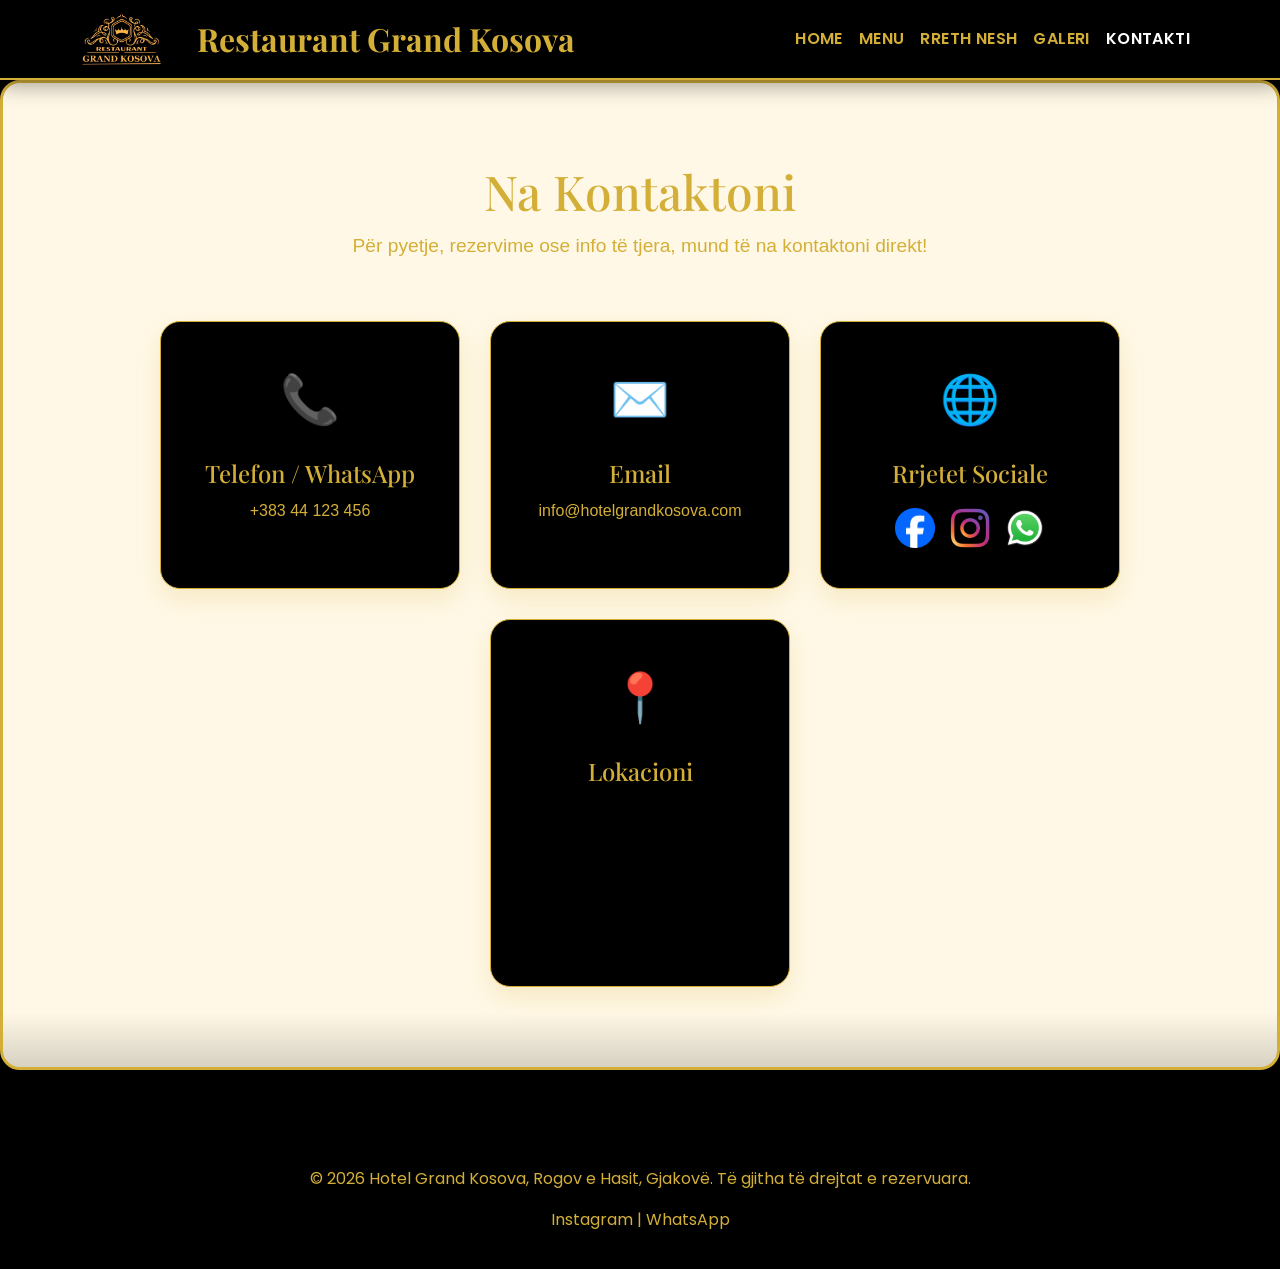
<file: contact.html>
<!doctype html>
<html lang="sq">
  <head>
    <meta charset="UTF-8" />
    <meta name="viewport" content="width=device-width, initial-scale=1.0" />
    <title>Grand Kosova Restaurant | Kontakti</title>
    <link rel="icon" href="assets/images/logo.png" type="image/png" />

    <link
      href="https://cdn.jsdelivr.net/npm/bootstrap@5.3.2/dist/css/bootstrap.min.css"
      rel="stylesheet"
    />
    <link href="assets/css/styles.css" rel="stylesheet" />
    <link
      href="https://fonts.googleapis.com/css2?family=Playfair+Display:wght@400;700&family=Poppins:wght@400;500&display=swap"
      rel="stylesheet"
    />
    <script defer src="https://cdn.jsdelivr.net/npm/bootstrap@5.3.2/dist/js/bootstrap.bundle.min.js"></script>
    <link href="https://unpkg.com/aos@2.3.1/dist/aos.css" rel="stylesheet" />
    <script defer src="https://unpkg.com/aos@2.3.1/dist/aos.js"></script>


  </head>
  <body>
    <nav class="navbar navbar-expand-lg navbar-dark gk-navbar">
      <div class="container">
        <a class="navbar-brand" href="index.html">
          <img src="assets/images/logo.png" alt="Hotel Grand Kosova" />
          <h3>Restaurant Grand Kosova</h3>
        </a>
        <button
          class="navbar-toggler"
          type="button"
          data-bs-toggle="collapse"
          data-bs-target="#navbarNav"
          aria-controls="navbarNav"
          aria-expanded="false"
          aria-label="Toggle navigation"
        >
          <span class="navbar-toggler-icon"></span>
        </button>
        <div class="collapse navbar-collapse justify-content-end" id="navbarNav">
          <ul class="navbar-nav">
            <li class="nav-item"><a class="nav-link" href="index.html">Home</a></li>
            <li class="nav-item"><a class="nav-link" href="package.html">Menu</a></li>
            <li class="nav-item"><a class="nav-link" href="about.html">Rreth Nesh</a></li>
            <li class="nav-item"><a class="nav-link" href="gallery.html">Galeri</a></li>
            <li class="nav-item"><a class="nav-link active" href="contact.html">Kontakti</a></li>
          </ul>
        </div>
      </div>
    </nav>
    <div class="navbar-separator"></div>

    <section class="contact-page">
      <div class="container">
        <div class="intro text-center" data-aos="fade-up">
          <h1>Na Kontaktoni</h1>
          <p class="lead">Për pyetje, rezervime ose info të tjera, mund të na kontaktoni direkt!</p>
        </div>

        <div class="contact-cards">
          <div class="card contact-card animate-card" data-aos="fade-up">
            <div class="icon">📞</div>
            <h3>Telefon / WhatsApp</h3>
            <p><a href="tel:+38344123456">+383 44 123 456</a></p>
          </div>

          <div class="card contact-card animate-card" data-aos="fade-up" data-aos-delay="100">
            <div class="icon">✉️</div>
            <h3>Email</h3>
            <p><a href="mailto:info@hotelgrandkosova.com">info@hotelgrandkosova.com</a></p>
          </div>

          <div class="card contact-card animate-card" data-aos="fade-up" data-aos-delay="200">
            <div class="icon">🌐</div>
            <h3>Rrjetet Sociale</h3>
            <div class="social-links">
              <a href="https://www.facebook.com/HotelGrandKosova" target="_blank" rel="noreferrer">
                <img src="assets/icons/fac.png" alt="Facebook" />
              </a>
              <a href="https://www.instagram.com/grandkosova" target="_blank" rel="noreferrer">
                <img src="assets/icons/insta.png" alt="Instagram" />
              </a>
              <a href="https://api.whatsapp.com/send?phone=38349619090" target="_blank" rel="noreferrer">
                <img src="assets/icons/wac.webp" alt="WhatsApp" />
              </a>
            </div>
          </div>

          <div class="card contact-card animate-card col-12" data-aos="zoom-in" data-aos-delay="150">
            <div class="icon">📍</div>
            <h3>Lokacioni</h3>
            <iframe
              src="https://www.google.com/maps/embed?pb=!1m18!1m12!1m3!1d1475.1117501858378!2d20.58174850724336!3d42.31643150436414!2m3!1f0!2f0!3f0!3m2!1i1024!2i768!4f13.1!3m3!1m2!1s0x1353bb24d473d81b%3A0x7640540ee9f09724!2sRestaurant%20Grand%20Kosova!5e0!3m2!1sen!2s!4v1772839798419!5m2!1sen!2s"
              width="100%"
              height="150"
              style="border: 0; border-radius: 15px"
              allowfullscreen=""
              loading="lazy"
              referrerpolicy="no-referrer-when-downgrade"
            ></iframe>
          </div>
        </div>
      </div>
    </section>

    <style>
      .contact-page {
        min-height: 100vh;
        display: flex;
        flex-direction: column;
        justify-content: center;
        padding: 80px 20px;
        background: #fff8e6;
        font-family: "Segoe UI", Tahoma, Geneva, Verdana, sans-serif;
        color: #d4af37;
        border: 3px solid #d4af37;
        border-radius: 20px;
      }

      .contact-page h1 {
        font-size: 3rem;
        color: #d4af37;
        margin-bottom: 10px;
        animation: fadeInDown 1s ease forwards;
      }

      .contact-page .lead {
        font-size: 1.2rem;
        color: #d4af37;
        margin-bottom: 60px;
        animation: fadeInUp 1s ease forwards;
      }

      .contact-cards {
        display: flex;
        flex-wrap: wrap;
        justify-content: center;
        gap: 30px;
      }

      .contact-card {
        background: #111;
        border-radius: 20px;
        padding: 40px 30px;
        width: 300px;
        text-align: center;
        box-shadow: 0 10px 25px rgba(212, 175, 55, 0.2);
        transition: transform 0.4s, box-shadow 0.4s;
        position: relative;
      }

      .contact-card:hover {
        transform: translateY(-10px) scale(1.05);
        box-shadow: 0 20px 40px rgba(212, 175, 55, 0.4);
      }

      .contact-card .icon {
        font-size: 3rem;
        margin-bottom: 20px;
        color: #d4af37;
        animation: bounce 2s infinite;
      }

      .contact-card h3 {
        font-size: 1.5rem;
        margin-bottom: 10px;
        color: #d4af37;
      }

      .contact-card p a {
        text-decoration: none;
        color: #d4af37;
        font-weight: 500;
        transition: color 0.3s;
      }

      .contact-card p a:hover {
        color: #fff;
      }

      .social-links {
        display: flex;
        justify-content: center;
        gap: 15px;
        margin-top: 10px;
      }

      .social-links img {
        width: 40px;
        transition: transform 0.3s;
      }

      .social-links img:hover {
        transform: rotate(15deg) scale(1.2);
      }

      @keyframes fadeInDown {
        0% {
          opacity: 0;
          transform: translateY(-30px);
        }
        100% {
          opacity: 1;
          transform: translateY(0);
        }
      }

      @keyframes fadeInUp {
        0% {
          opacity: 0;
          transform: translateY(30px);
        }
        100% {
          opacity: 1;
          transform: translateY(0);
        }
      }

      @keyframes bounce {
        0%,
        100% {
          transform: translateY(0);
        }
        50% {
          transform: translateY(-10px);
        }
      }

      @media (max-width: 992px) {
        .contact-cards {
          flex-direction: column;
          align-items: center;
        }
      }

      body {
        background-color: #000 !important;
        color: #d4af37 !important;
      }

      h1,
      h2,
      h3,
      h4,
      h5,
      h6,
      p,
      a,
      span,
      label {
        color: #d4af37 !important;
      }

      .bg-light {
        background-color: #000 !important;
      }

      .card {
        background-color: #000 !important;
        border: 1px solid #d4af37 !important;
      }

      .form-control,
      .form-select {
        background: #111 !important;
        color: #d4af37 !important;
        border: 1px solid #d4af37 !important;
      }

      .form-control::placeholder {
        color: #d4af37 !important;
      }

      .btn-gold {
        background-color: #d4af37 !important;
        color: #000 !important;
      }

      .btn-gold:hover {
        background-color: #b8962e !important;
        color: #000 !important;
      }
    </style>

    <footer class="bg-light text-dark pt-5 mt-5">
      <div class="container text-center">
        <p>
          © <span id="footerYear"></span> Hotel Grand Kosova, Rogov e Hasit, Gjakovë. Të gjitha të
          drejtat e rezervuara.
        </p>
        <p>
          <a href="https://www.instagram.com/grandkosova" target="_blank" rel="noreferrer"
            >Instagram</a
          >
          |
          <a href="https://api.whatsapp.com/send?phone=38349619090" target="_blank" rel="noreferrer">WhatsApp</a>
        </p>
      </div>
    </footer>
    <script>
      const footerYear = document.getElementById("footerYear");
      if (footerYear) footerYear.textContent = String(new Date().getFullYear());
      document.addEventListener("DOMContentLoaded", function () {
        if (window.AOS) {
          AOS.init({
            duration: 900,
            once: true,
            offset: 80,
          });
        }
      });
    </script>
  </body>
</html>
</file>
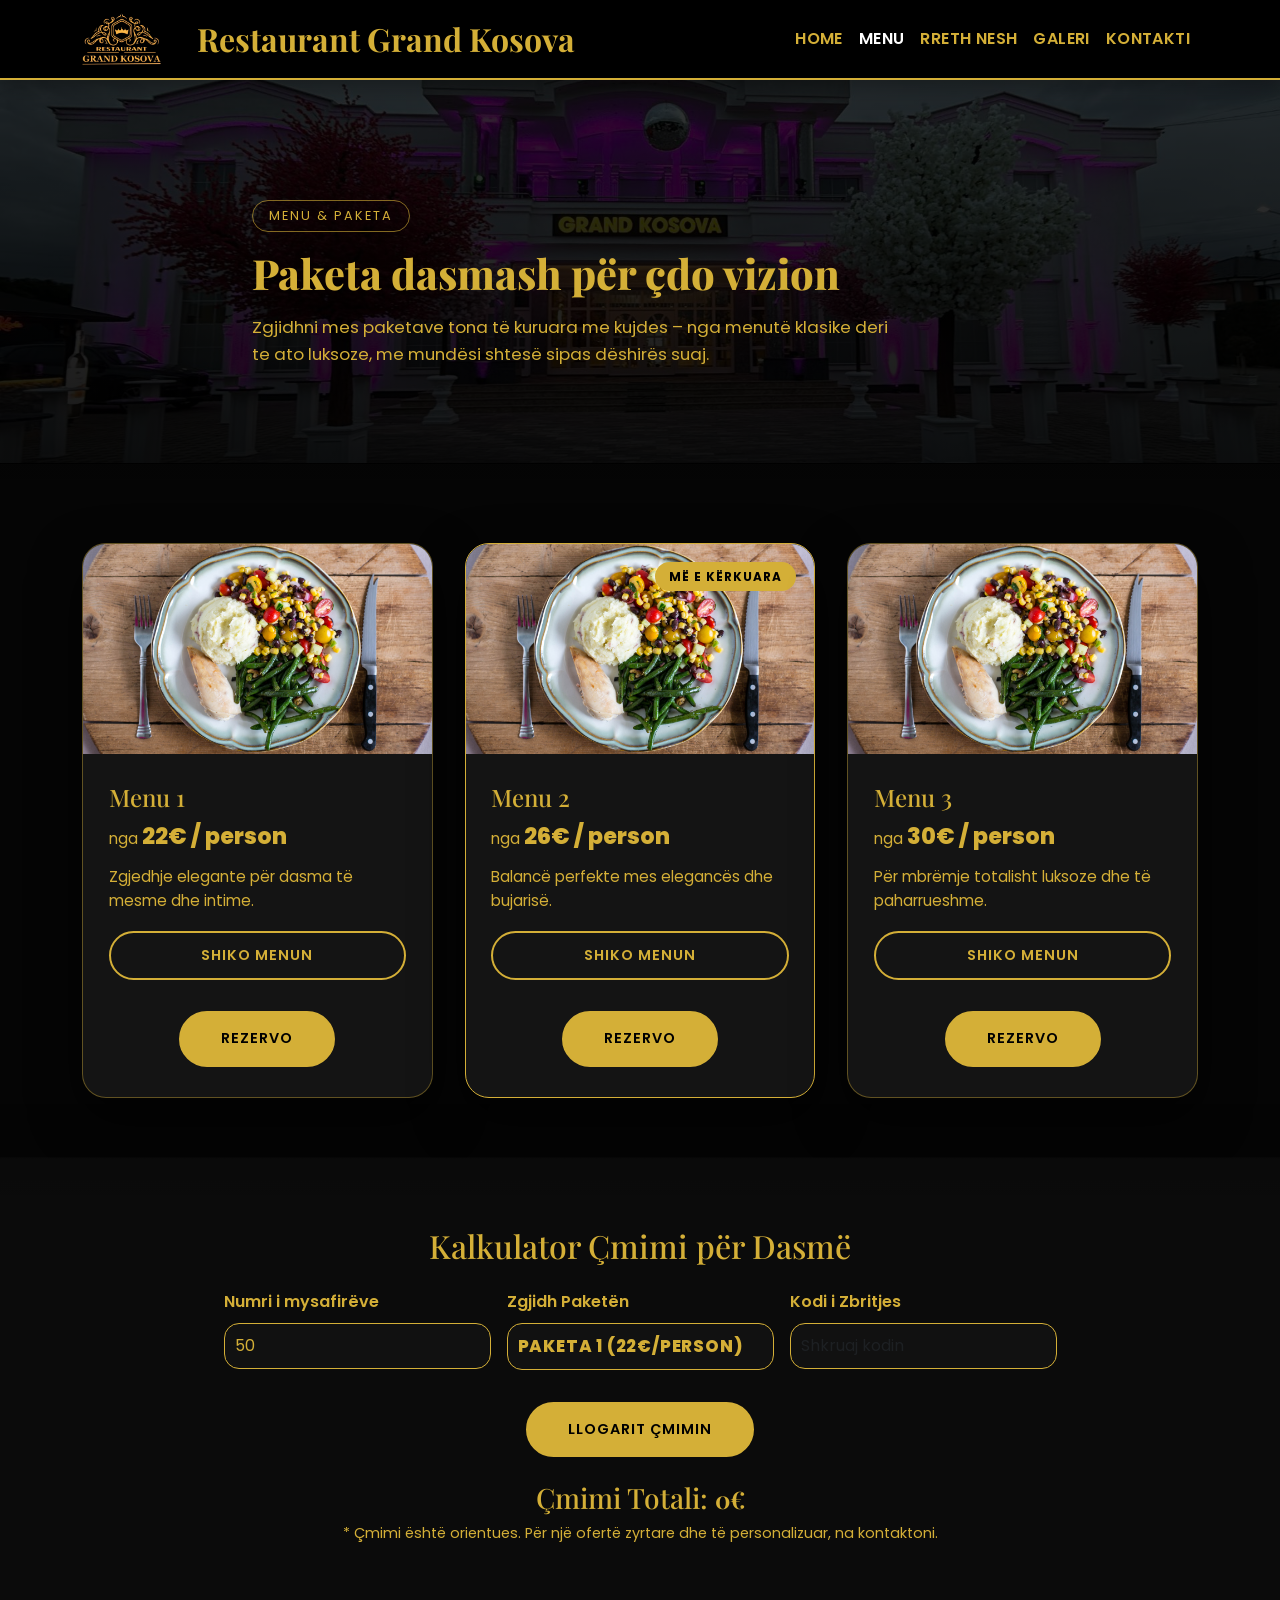
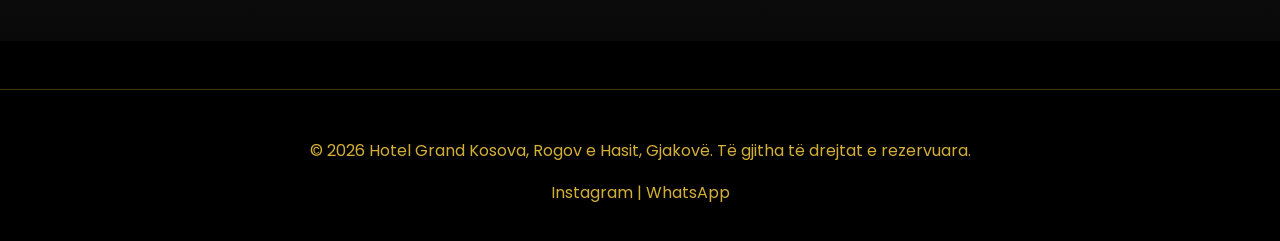
<file: package.html>
<!doctype html>
<html lang="sq">
  <head>
    <meta charset="UTF-8" />
    <meta name="viewport" content="width=device-width, initial-scale=1.0" />
    <title>Grand Kosova Restaurant | Menu</title>
    <link rel="icon" href="assets/images/logo.png" type="image/png" />

    <link
      href="https://cdn.jsdelivr.net/npm/bootstrap@5.3.2/dist/css/bootstrap.min.css"
      rel="stylesheet"
    />
    <link href="assets/css/styles.css" rel="stylesheet" />
    <link
      href="https://fonts.googleapis.com/css2?family=Playfair+Display:wght@400;700&family=Poppins:wght@400;500&display=swap"
      rel="stylesheet"
    />
    <script defer src="https://cdn.jsdelivr.net/npm/bootstrap@5.3.2/dist/js/bootstrap.bundle.min.js"></script>
    <link href="https://unpkg.com/aos@2.3.1/dist/aos.css" rel="stylesheet" />
    <script defer src="https://unpkg.com/aos@2.3.1/dist/aos.js"></script>


  </head>
  <body>
    <nav class="navbar navbar-expand-lg navbar-dark gk-navbar">
      <div class="container">
        <a class="navbar-brand" href="index.html">
          <img src="assets/images/logo.png" alt="Hotel Grand Kosova" />
          <h3>Restaurant Grand Kosova</h3>
        </a>
        <button
          class="navbar-toggler"
          type="button"
          data-bs-toggle="collapse"
          data-bs-target="#navbarNav"
          aria-controls="navbarNav"
          aria-expanded="false"
          aria-label="Toggle navigation"
        >
          <span class="navbar-toggler-icon"></span>
        </button>
        <div class="collapse navbar-collapse justify-content-end" id="navbarNav">
          <ul class="navbar-nav">
            <li class="nav-item"><a class="nav-link" href="index.html">Home</a></li>
            <li class="nav-item"><a class="nav-link active" href="package.html">Menu</a></li>
            <li class="nav-item"><a class="nav-link" href="about.html">Rreth Nesh</a></li>
            <li class="nav-item"><a class="nav-link" href="gallery.html">Galeri</a></li>
            <li class="nav-item"><a class="nav-link" href="contact.html">Kontakti</a></li>
          </ul>
        </div>
      </div>
    </nav>
    <div class="navbar-separator"></div>

    <!-- ========== PACKAGES HERO ========== -->
    <section class="packages-hero">
      <div class="packages-hero-overlay"></div>
      <div class="container packages-hero-content" data-aos="fade-up">
        <p class="badge-text">Menu & Paketa</p>
        <h1>Paketa dasmash për çdo vizion</h1>
        <p class="subtitle">
          Zgjidhni mes paketave tona të kuruara me kujdes – nga menutë klasike deri te ato luksoze,
          me mundësi shtesë sipas dëshirës suaj.
        </p>
      </div>
    </section>

    <!-- ========== PACKAGES LIST ========== -->
    <section class="packages-section">
      <div class="container">
        <div class="packages-grid">
          
          <article class="package-card" data-aos="fade-up">
            <div class="package-img">
              <img src="assets/images/menu.jpg" alt="Menu 1" />
            </div>
            <div class="package-content">
              <h3>Menu 1</h3>
              <p class="package-price">nga <span>22€ / person</span></p>
              <p class="package-tagline">Zgjedhje elegante për dasma të mesme dhe intime.</p>
              <button
                class="btn-outline-gold w-100 mb-3"
                type="button"
                onclick="toggleMenu('menuSilver1')"
              >
                Shiko Menun
              </button>
              <div id="menuSilver1" class="package-menu">
                <ul>
                  <li>Parapërgatitje: Sallatë mix sezoni</li>
                  <li>Menu Kryesore: Mish viçi ose peshk i freskët</li>
                  <li>Garniturë: Perime të pjekura & patate në furrë</li>
                  <li>Ëmbëlsirë: Tortë klasike dasme</li>
                  <li>Pije: Ujë, lëngje të ndryshme, verë e shtëpisë</li>
                </ul>
              </div>
              <a href="contact.html" class="btn-gold reserve-btn">Rezervo</a>
            </div>
          </article>

          <article class="package-card highlight" data-aos="fade-up" data-aos-delay="100">
            <div class="package-badge">Më e kërkuara</div>
            <div class="package-img">
              <img src="assets/images/menu.jpg" alt="Menu 2" />
            </div>
            <div class="package-content">
              <h3>Menu 2</h3>
              <p class="package-price">nga <span>26€ / person</span></p>
              <p class="package-tagline">Balancë perfekte mes elegancës dhe bujarisë.</p>
              <button
                class="btn-outline-gold w-100 mb-3"
                type="button"
                onclick="toggleMenu('menuGold')"
              >
                Shiko Menun
              </button>
              <div id="menuGold" class="package-menu">
                <ul>
                  <li>Parapërgatitje: Sallatë mix + antipasto të përzgjedhur</li>
                  <li>
                    Menu Kryesore: Mish viçi ose peshk premium + sallatë speciale e shtëpisë
                  </li>
                  <li>Ëmbëlsirë: Tortë luksoze + fruta të freskëta</li>
                  <li>Pije: Ujë, lëng, verë, pije freskuese</li>
                </ul>
              </div>
              <a href="contact.html" class="btn-gold reserve-btn">Rezervo</a>
            </div>
          </article>

          <article class="package-card" data-aos="fade-up" data-aos-delay="200">
            <div class="package-img">
              <img src="assets/images/menu.jpg" alt="Menu 3" />
            </div>
            <div class="package-content">
              <h3>Menu 3</h3>
              <p class="package-price">nga <span>30€ / person</span></p>
              <p class="package-tagline">Për mbrëmje totalisht luksoze dhe të paharrueshme.</p>
              <button
                class="btn-outline-gold w-100 mb-3"
                type="button"
                onclick="toggleMenu('menuRoyal')"
              >
                Shiko Menun
              </button>
              <div id="menuRoyal" class="package-menu">
                <ul>
                  <li>Parapërgatitje: Sallatë mix + antipasto + supë speciale</li>
                  <li>Menu Kryesore: Mish viçi ose peshk i freskët + garniturë luksoze</li>
                  <li>Ëmbëlsirë: Tortë speciale dasme + dessert shtesë + fruta</li>
                  <li>Pije: Ujë, lëng, verë, pije speciale dhe koktejle</li>
                </ul>
              </div>
              <a href="contact.html" class="btn-gold reserve-btn">Rezervo</a>
            </div>
          </article>
        </div>
      </div>
    </section>

    <!-- ========== PRICE CALCULATOR ========== -->
    <section class="calculator-section" data-aos="fade-up">
      <div class="container">
        <h2 class="text-center mb-4">Kalkulator Çmimi për Dasmë</h2>
        <form id="priceCalculator" class="row g-3 justify-content-center">
          <div class="col-md-3">
            <label for="guests" class="form-label">Numri i mysafirëve</label>
            <input type="number" id="guests" class="form-control" min="1" value="50" />
          </div>

          <div class="col-md-3">
            <label for="package" class="form-label">Zgjidh Paketën</label>
            <select id="package" class="form-select">
              <option value="22">Paketa 1 (22€/person)</option>
              <option value="26">Paketa 2 (26€/person)</option>
              <option value="30">Paketa 3 (30€/person)</option>
              <option value="0">Përzgjidh opsionet më vonë</option>
              <option value="custom">Çmim sipas ofertës (€/person)</option>
            </select>

            <div id="customPriceWrap" class="custom-price-wrap" style="display: none; margin-top: 10px;">
              <label for="customPrice" class="form-label" style="margin-bottom: 6px;">
                Shkruaj çmimin për person
              </label>
              <input
                type="number"
                id="customPrice"
                class="form-control"
                min="0"
                step="0.5"
                placeholder="p.sh. 25"
              />
            </div>
          </div>

          <div class="col-md-3">
            <label for="discountCode" class="form-label">Kodi i Zbritjes</label>
            <input type="text" id="discountCode" class="form-control" placeholder="Shkruaj kodin" />
          </div>

          <div class="col-md-12 text-center">
            <button type="button" class="btn btn-gold mt-3" onclick="calculatePrice()">
              Llogarit Çmimin
            </button>
          </div>
        </form>

        <div class="text-center mt-4">
          <h3>Çmimi Totali: <span id="totalPrice">0€</span></h3>
          <p class="calculator-note">
            * Çmimi është orientues. Për një ofertë zyrtare dhe të personalizuar, na kontaktoni.
          </p>
        </div>
      </div>
    </section>

    <script>
      function calculatePrice() {
        let guests = parseInt(document.getElementById("guests").value);
        const packageValue = document.getElementById("package").value;

        let perPerson = 0;
        if (packageValue === "custom") {
          perPerson = parseFloat(document.getElementById("customPrice").value);
        } else {
          perPerson = parseFloat(packageValue);
        }

        if (isNaN(perPerson) || perPerson < 0) perPerson = 0;

        let total = guests * perPerson;

        const code = document.getElementById("discountCode").value.trim().toUpperCase();
        let discount = 0;

        if (code.startsWith("DISC")) {
          let percent = parseInt(code.substring(4));
          if (!isNaN(percent) && percent >= 1 && percent <= 25) {
            discount = percent / 100;
          }
        }

        if (discount > 0) {
          total = total - total * discount;
        }

        document.getElementById("totalPrice").innerText = total.toFixed(2) + "€";
      }

      function syncCustomPriceUI() {
        const packageSelect = document.getElementById("package");
        const wrap = document.getElementById("customPriceWrap");
        if (!packageSelect || !wrap) return;

        wrap.style.display = packageSelect.value === "custom" ? "block" : "none";
      }

      document.addEventListener("DOMContentLoaded", function () {
        const packageSelect = document.getElementById("package");
        if (!packageSelect) return;

        syncCustomPriceUI();
        packageSelect.addEventListener("change", syncCustomPriceUI);
      });

      function toggleMenu(id) {
        const menu = document.getElementById(id);
        if (!menu) return;
        if (menu.style.display === "none" || menu.style.display === "") {
          menu.style.display = "block";
        } else {
          menu.style.display = "none";
        }
      }
    </script>

    <style>
      body {
        background-color: #000 !important;
        color: #d4af37 !important;
      }

      h1,
      h2,
      h3,
      h4,
      h5,
      h6,
      p,
      a,
      span,
      label {
        color: #d4af37 !important;
      }

      .btn-gold {
        display: inline-block;
        background-color: #d4af37 !important;
        color: #000 !important;
        padding: 0.9rem 2.5rem;
        border-radius: 50px;
        border: 2px solid #d4af37;
        font-weight: 600;
        letter-spacing: 1px;
        text-transform: uppercase;
        font-size: 0.9rem;
        transition: all 0.3s ease;
      }

      .btn-gold:hover {
        background-color: transparent !important;
        color: #d4af37 !important;
      }

      .btn-outline-gold {
        display: inline-block;
        border: 2px solid #d4af37;
        color: #d4af37;
        background-color: transparent;
        font-weight: 600;
        border-radius: 50px;
        padding: 0.7rem 1.6rem;
        font-size: 0.9rem;
        letter-spacing: 1px;
        text-transform: uppercase;
        transition: all 0.3s ease;
      }

      .btn-outline-gold:hover {
        background-color: #d4af37;
        color: #000;
      }

      /* HERO */
      .packages-hero {
        position: relative;
        padding: 120px 0 80px;
        background: url("assets/images/grand.jpg") center/cover no-repeat;
      }

      .packages-hero-overlay {
        position: absolute;
        inset: 0;
        background: linear-gradient(
          to bottom,
          rgba(0, 0, 0, 0.8),
          rgba(0, 0, 0, 0.9)
        );
      }

      .packages-hero-content {
        position: relative;
        z-index: 2;
        max-width: 800px;
      }

      .packages-hero .badge-text {
        display: inline-block;
        padding: 0.3rem 1rem;
        border-radius: 999px;
        border: 1px solid rgba(212, 175, 55, 0.6);
        font-size: 0.8rem;
        letter-spacing: 2px;
        text-transform: uppercase;
        margin-bottom: 1rem;
      }

      .packages-hero h1 {
        font-size: 2.6rem;
        font-weight: 800;
        margin-bottom: 1rem;
      }

      .packages-hero .subtitle {
        font-size: 1.05rem;
        max-width: 650px;
      }

      /* PACKAGES GRID */
      .packages-section {
        padding: 80px 0 60px;
        background: #050505;
      }

      .packages-grid {
        display: grid;
        grid-template-columns: repeat(3, minmax(0, 1fr));
        gap: 2rem;
      }

      .package-card {
        background: #141414;
        border-radius: 24px;
        overflow: hidden;
        border: 1px solid rgba(212, 175, 55, 0.4);
        box-shadow: 0 20px 50px rgba(0, 0, 0, 0.7);
        display: flex;
        flex-direction: column;
        transition: transform 0.3s ease, box-shadow 0.3s ease, border-color 0.3s ease;
      }

      .package-card.highlight {
        border-color: #d4af37;
        transform: translateY(-5px);
      }

      .package-card:hover {
        transform: translateY(-10px);
        box-shadow: 0 30px 70px rgba(212, 175, 55, 0.25);
        border-color: #d4af37;
      }

      .package-badge {
        position: absolute;
        z-index: 3;
        top: 18px;
        right: 18px;
        padding: 0.3rem 0.9rem;
        border-radius: 999px;
        background: #d4af37;
        color: #000;
        font-size: 0.75rem;
        text-transform: uppercase;
        letter-spacing: 1px;
        font-weight: 700;
      }

      .package-img {
        position: relative;
        height: 210px;
        overflow: hidden;
      }

      .package-img img {
        width: 100%;
        height: 100%;
        object-fit: cover;
        transition: transform 0.6s ease;
      }

      .package-card:hover .package-img img {
        transform: scale(1.08);
      }

      .package-content {
        padding: 1.8rem 1.6rem 1.9rem;
        flex: 1;
      }

      .package-content h3 {
        font-size: 1.5rem;
        margin-bottom: 0.5rem;
      }

      .package-price {
        margin-bottom: 0.6rem;
        font-size: 0.95rem;
      }

      .package-price span {
        font-size: 1.4rem;
        font-weight: 800;
      }

      .package-tagline {
        font-size: 0.95rem;
        margin-bottom: 1.1rem;
      }

      .reserve-btn {
        display: block;
        width: fit-content;
        margin: 0.9rem auto 0;
        text-decoration: none !important;
      }

      .reserve-btn:hover,
      .reserve-btn:focus {
        text-decoration: none !important;
      }

      .package-menu {
        display: none;
        border-radius: 14px;
        padding: 14px 14px 10px;
        margin-top: 8px;
        background-color: #000;
        border: 1px solid rgba(212, 175, 55, 0.5);
      }

      .package-menu ul {
        padding-left: 1.2rem;
        margin-bottom: 0;
      }

      .package-menu ul li {
        margin-bottom: 6px;
        font-size: 0.92rem;
        color: #f4e9c7 !important;
      }

      /* CALCULATOR */
      .calculator-section {
        padding: 70px 0 80px;
        background: #0b0b0b;
      }

      #priceCalculator input,
      #priceCalculator select {
        border-radius: 15px !important;
        border: 1.5px solid #d4af37;
        padding: 10px;
        background: #111;
        color: #d4af37;
        transition: border-color 0.3s ease, box-shadow 0.3s ease;
      }

      #priceCalculator input:focus,
      #priceCalculator select:focus {
        border-color: #b9972f;
        box-shadow: 0 0 5px rgba(217, 175, 55, 0.5);
        outline: none;
      }

      /* Custom client price input styling */
      .custom-price-wrap input {
        border-radius: 15px !important;
        border: 1.5px solid #d4af37 !important;
        background: #111 !important;
        color: #d4af37 !important;
      }

      .custom-price-wrap input:focus {
        border-color: #b9972f !important;
        box-shadow: 0 0 5px rgba(217, 175, 55, 0.5) !important;
        outline: none;
      }

      /* Make calculator package dropdown match the "menu price" look */
      #priceCalculator select {
        font-weight: 800;
        font-size: 1.05rem;
        letter-spacing: 0.8px;
        text-transform: uppercase;
        color: #d4af37 !important;
      }

      #priceCalculator select option {
        background: #111;
        color: #d4af37;
      }

      #priceCalculator label {
        font-weight: 600;
      }

      #totalPrice {
        font-weight: 700;
        color: #d4af37;
        font-size: 1.5rem;
      }

      .calculator-note {
        font-size: 0.9rem;
        margin-top: 0.5rem;
      }

      /* FOOTER DARK */
      .bg-light {
        background-color: #000 !important;
      }

      .text-dark {
        color: #d4af37 !important;
      }

      footer {
        border-top: 1px solid rgba(212, 175, 55, 0.3);
      }

      footer p,
      footer a {
        color: #d4af37 !important;
      }

      footer a:hover {
        color: #b8962e !important;
      }

      /* RESPONSIVE */
      @media (max-width: 991px) {
        .packages-hero {
          padding-top: 110px;
          padding-bottom: 70px;
        }

        .packages-hero h1 {
          font-size: 2.2rem;
        }

        .packages-grid {
          grid-template-columns: repeat(2, minmax(0, 1fr));
        }
      }

      @media (max-width: 768px) {
        .packages-grid {
          grid-template-columns: minmax(0, 1fr);
        }

        .package-img {
          height: 190px;
        }

        .packages-section {
          padding: 60px 0 50px;
        }
      }
    </style>

    <footer class="bg-light text-dark pt-5 mt-5">
      <div class="container text-center">
        <p>
          © <span id="footerYear"></span> Hotel Grand Kosova, Rogov e Hasit, Gjakovë. Të gjitha të
          drejtat e rezervuara.
        </p>
        <p>
          <a href="https://www.instagram.com/grandkosova" target="_blank" rel="noreferrer"
            >Instagram</a
          >
          |
          <a href="https://api.whatsapp.com/send?phone=38349619090" target="_blank" rel="noreferrer">WhatsApp</a>
        </p>
      </div>
    </footer>
    <script>
      const footerYear = document.getElementById("footerYear");
      if (footerYear) footerYear.textContent = String(new Date().getFullYear());
      document.addEventListener("DOMContentLoaded", function () {
        if (window.AOS) {
          AOS.init({
            duration: 900,
            once: true,
            offset: 80,
          });
        }
      });
    </script>
  </body>
</html>
</file>
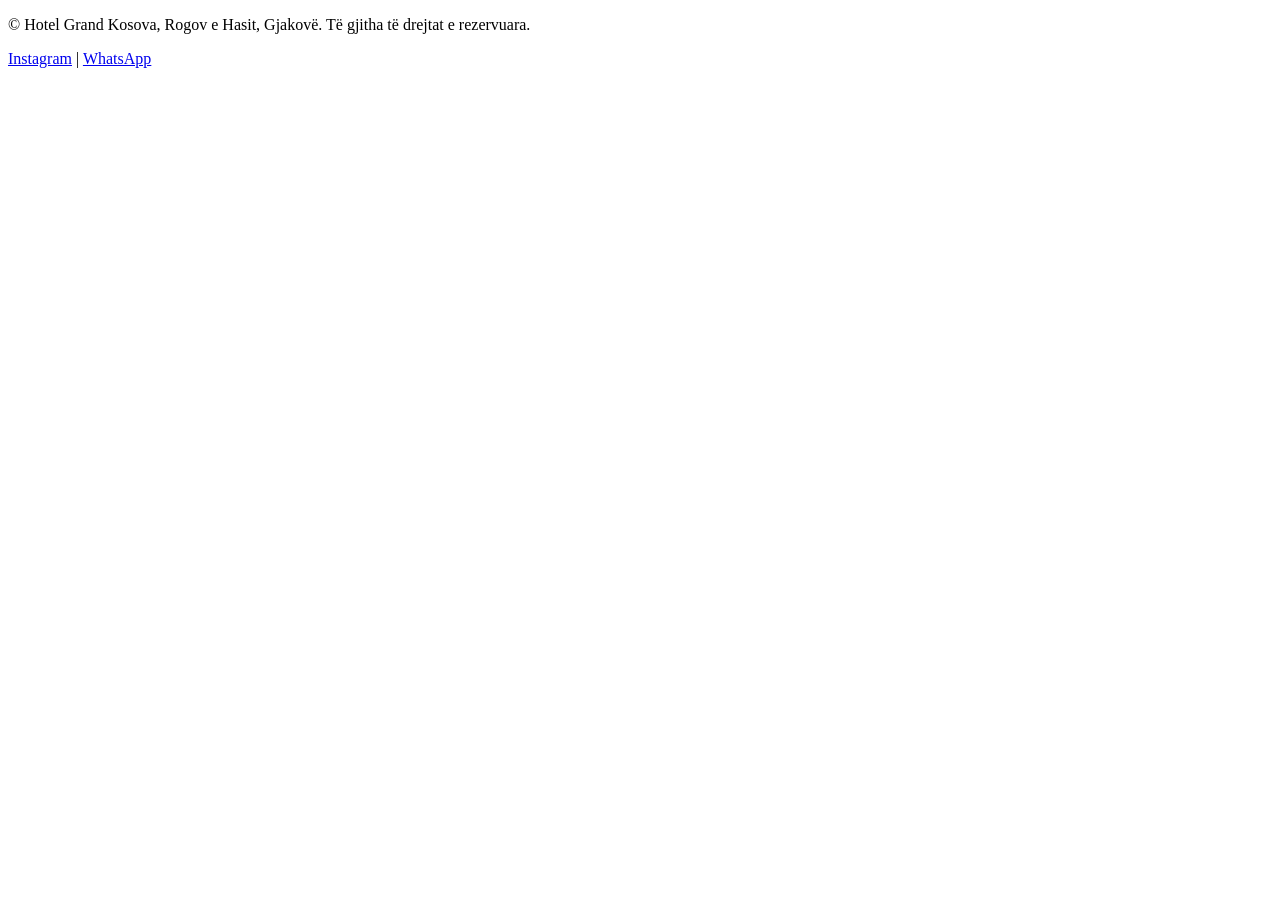
<file: includes/footer.html>
<!doctype html>
<html lang="sq">
  <body>
    <footer class="bg-light text-dark pt-5 mt-5">
      <div class="container text-center">
        <p>
          © <span id="footerYear"></span> Hotel Grand Kosova, Rogov e Hasit, Gjakovë. Të gjitha të
          drejtat e rezervuara.
        </p>
        <p>
          <a href="https://www.instagram.com/grandkosova" target="_blank" rel="noreferrer">Instagram</a>
          |
          <a href="https://api.whatsapp.com/send?phone=38349619090" target="_blank" rel="noreferrer">WhatsApp</a>
        </p>
      </div>
    </footer>

  </body>
</html>
</file>
<file: assets/css/styles.css>
/* --------------------- BASE --------------------- */
:root {
    --gk-ease: cubic-bezier(0.22, 1, 0.36, 1);
    --gk-fast: 180ms;
    --gk-normal: 300ms;
    --gk-gold: #d4af37;
}

html {
    scroll-behavior: smooth;
}

body {
    font-family: 'Poppins', sans-serif;
    color: #d7bc64;
    line-height: 1.6;
    text-rendering: optimizeLegibility;
    -webkit-font-smoothing: antialiased;
}

::selection {
    background: rgba(212, 175, 55, 0.3);
    color: #fff;
}

h1, h2, h3, h4, h5 {
    font-family: 'Playfair Display', serif;
    color: #2c2c2c;
}

/* --------------------- BUTTONS --------------------- */
.btn-gold {
    background-color: #bfa160;
    color: #fff;
    border-radius: 50px;
    padding: 0.6rem 1.8rem;
    font-weight: 500;
    transition: 0.3s;
}

.btn-gold:hover {
    background-color: #a78f44;
    color: #fff;
    transform: translateY(-2px);
}

/* --------------------- NAVBAR --------------------- */

/* --------------------- HERO --------------------- */
.hero {
    text-shadow: 2px 2px 10px rgba(0,0,0,0.4);
}

/* --------------------- SECTIONS --------------------- */
section {
    padding: 0px 0;
}

/* --------------------- CARDS --------------------- */
.card {
    border: none;
    border-radius: 10px;
    transition: 0.4s;
}

.card:hover {
    transform: translateY(-5px);
    box-shadow: 0 10px 25px rgba(0,0,0,0.15);
}

.card-title {
    font-family: 'Playfair Display', serif;
    font-weight: 700;
    color: #2c2c2c;
}

/* --------------------- GALLERY --------------------- */
.gallery img {
    border-radius: 10px;
    transition: 0.3s;
}

.gallery img:hover {
    transform: scale(1.05);
    box-shadow: 0 10px 20px rgba(0,0,0,0.2);
}

/* --------------------- FOOTER --------------------- */
footer {
    background-color: #f8f8f8;
    padding: 40px 0;
}

footer a {
    color: #bfa160;
    text-decoration: none;
}

footer a:hover {
    text-decoration: underline;
}

/* --------------------- FORM --------------------- */
input, textarea {
    border-radius: 10px;
    border: 1px solid #ccc;
    padding: 0.7rem;
    transition: 0.3s;
}

input:focus, textarea:focus {
    border-color: #bfa160;
    outline: none;
}

/* --------------------- RESPONSIVE --------------------- */
@media (max-width: 768px){
    .hero h1 {
        font-size: 2rem;
    }
    .hero p {
        font-size: 1.1rem;
    }


    .logo-img{
    height:45px;
    width:auto;
}

.logo-text{
    font-size:18px;
    font-weight:600;
    color:#d4af37;
    letter-spacing:1px;
    white-space:nowrap;
}

}

body.home-page {

    background-color: #2d83d9;
}

/* RESET */
* {
    margin: 0;
    padding: 0;
    box-sizing: border-box;
}

html, body {
    margin: 0;
    padding: 0;
    background: #000;
}

/* Seksioni para footer */
.cta-section {
    margin-bottom: 0 !important;
    padding-bottom: 0 !important;
    background: transparent !important;
}

/* Hiq margin nga elementi i fundit brenda seksionit */
.cta-section *:last-child {
    margin-bottom: 0 !important;
}

/* Footer */
footer {
    margin-top: 0 !important;
    background: #000;
    padding-top: 40px;
    padding-bottom: 20px;
}


/* CSS qe e ke tash */
body {
   background:black;
}

/* kodet tjera ... */


/* --------------------- GK NAVBAR SHARED --------------------- */
.gk-navbar {
    background: #000 !important;
    border-bottom: 2px solid #d4af37;
    box-shadow: 0 6px 20px rgba(0, 0, 0, 0.35);
    padding: 0.5rem 0;
    position: -webkit-sticky;
    position: sticky;
    top: 0;
    z-index: 2000;
}

.gk-navbar .container {
    display: flex;
    align-items: center;
    flex-wrap: nowrap;
}

.gk-navbar .navbar-brand {
    display: flex;
    align-items: center;
    gap: 0.65rem;
    margin-right: auto;
    min-width: 0;
    font-family: 'Playfair Display', serif;
}

.gk-navbar .navbar-brand img {
    height: 52px;
    width: auto;
    margin-right: 25px;
}

.gk-navbar .navbar-brand h3 {
    margin: 0;
    color: #d4af37;
    font-size: 2rem;
    line-height: 1.2;
    font-family: 'Playfair Display', serif;
    font-weight: 700;
    letter-spacing: 0 !important;
    text-transform: none !important;
    white-space: nowrap;
}

.gk-navbar .navbar-toggler {
    margin-left: auto;
    border: 1px solid #d4af37;
    padding: 0.45rem 0.65rem;
}

.gk-navbar .navbar-toggler:focus {
    box-shadow: 0 0 0 0.2rem rgba(212, 175, 55, 0.25);
}

.gk-navbar .navbar-toggler-icon {
    background-image: url("data:image/svg+xml,%3csvg xmlns='http://www.w3.org/2000/svg' viewBox='0 0 30 30'%3e%3cpath stroke='%23d4af37' stroke-linecap='round' stroke-miterlimit='10' stroke-width='2' d='M4 7h22M4 15h22M4 23h22'/%3e%3c/svg%3e");
    width: 1.5em;
    height: 1.5em;
    background-color: transparent;
}

.gk-navbar .navbar-toggler-icon::before,
.gk-navbar .navbar-toggler-icon::after {
    content: none;
}

.gk-navbar .navbar-nav .nav-link {
    color: #d4af37 !important;
    font-weight: 600;
    letter-spacing: 0.4px;
    text-transform: uppercase;
    margin-left: 0 !important;
}

.gk-navbar .navbar-nav {
    align-items: center;
}

.gk-navbar .navbar-nav .nav-link:hover,
.gk-navbar .navbar-nav .nav-link.active,
.gk-navbar .navbar-nav .show > .nav-link {
    color: #fff !important;
}

/* --------------------- PREMIUM MICRO-INTERACTIONS --------------------- */
.btn-gold,
.btn-outline-gold,
.btn-gold-small {
    transition: transform var(--gk-fast) var(--gk-ease),
        box-shadow var(--gk-normal) var(--gk-ease),
        background-color var(--gk-normal) var(--gk-ease),
        color var(--gk-normal) var(--gk-ease),
        border-color var(--gk-normal) var(--gk-ease);
}

.btn-gold:focus-visible,
.btn-outline-gold:focus-visible,
.btn-gold-small:focus-visible,
.gk-navbar .navbar-toggler:focus-visible,
a:focus-visible,
button:focus-visible {
    outline: 2px solid var(--gk-gold);
    outline-offset: 2px;
}

.btn-gold:hover,
.btn-outline-gold:hover,
.btn-gold-small:hover {
    box-shadow: 0 10px 24px rgba(0, 0, 0, 0.24);
}

.gk-navbar .navbar-brand img {
    transition: transform var(--gk-normal) var(--gk-ease);
}

.gk-navbar .navbar-brand:hover img {
    transform: scale(1.04);
}

.gk-navbar .navbar-nav .nav-link {
    transition: color var(--gk-fast) var(--gk-ease), opacity var(--gk-fast) var(--gk-ease);
}

img, video {
    max-width: 100%;
    height: auto;
}

/* Accessibility + smoother low-end performance */
@media (prefers-reduced-motion: reduce) {
    html {
        scroll-behavior: auto;
    }

    *, *::before, *::after {
        animation: none !important;
        transition: none !important;
    }
}

/* --------------------- SEAMLESS SECTION FLOW --------------------- */
section {
    position: relative;
    overflow: clip;
}

/* Keep adjacent sections visually merged */
section + section {
    margin-top: -1px;
}

/* Soft blend from previous section into current */
section + section::before {
    content: "";
    position: absolute;
    top: 0;
    left: 0;
    right: 0;
    height: 56px;
    background: linear-gradient(to bottom, rgba(0, 0, 0, 0.14), rgba(0, 0, 0, 0));
    pointer-events: none;
    z-index: 1;
}

/* Soft blend from current section into next */
section::after {
    content: "";
    position: absolute;
    bottom: -1px;
    left: 0;
    right: 0;
    height: 56px;
    background: linear-gradient(to bottom, rgba(0, 0, 0, 0), rgba(0, 0, 0, 0.16));
    pointer-events: none;
    z-index: 1;
}

/* Keep section content above transition layers */
section > .container,
section > .container-fluid,
section > div {
    position: relative;
    z-index: 2;
}

@media (max-width: 991px) {
    .gk-navbar {
        position: -webkit-sticky !important;
        position: sticky !important;
        top: 0;
    }

    .gk-navbar .container {
        flex-wrap: wrap;
    }

    .gk-navbar .navbar-brand h3 {
        font-size: 1rem;
    }

    .gk-navbar .navbar-brand img {
        height: 44px;
    }

    .gk-navbar .navbar-collapse {
        flex-basis: 100%;
        margin-top: 0.65rem;
        background: #000;
        border: 1px solid rgba(212, 175, 55, 0.35);
        border-radius: 10px;
        padding: 0.65rem 0.8rem;
    }

    section + section::before,
    section::after {
        height: 34px;
    }
}
</file>
